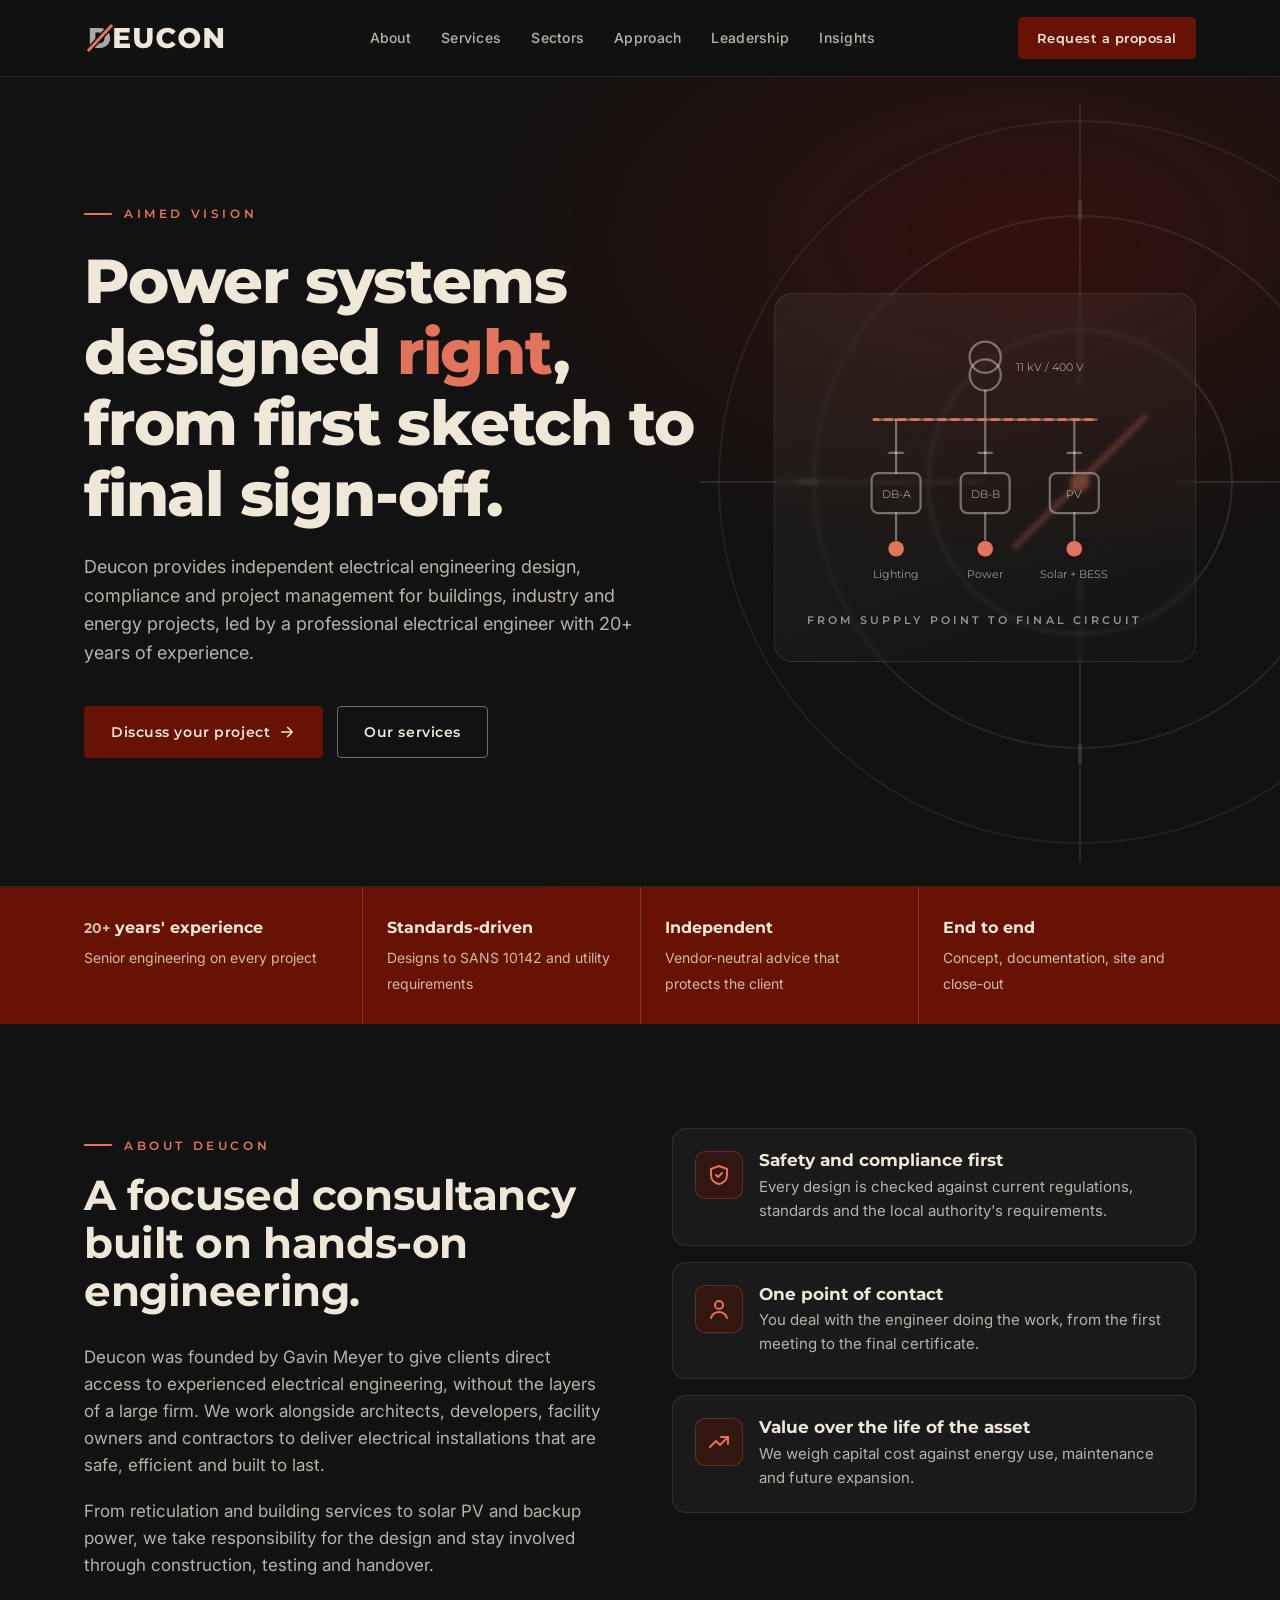
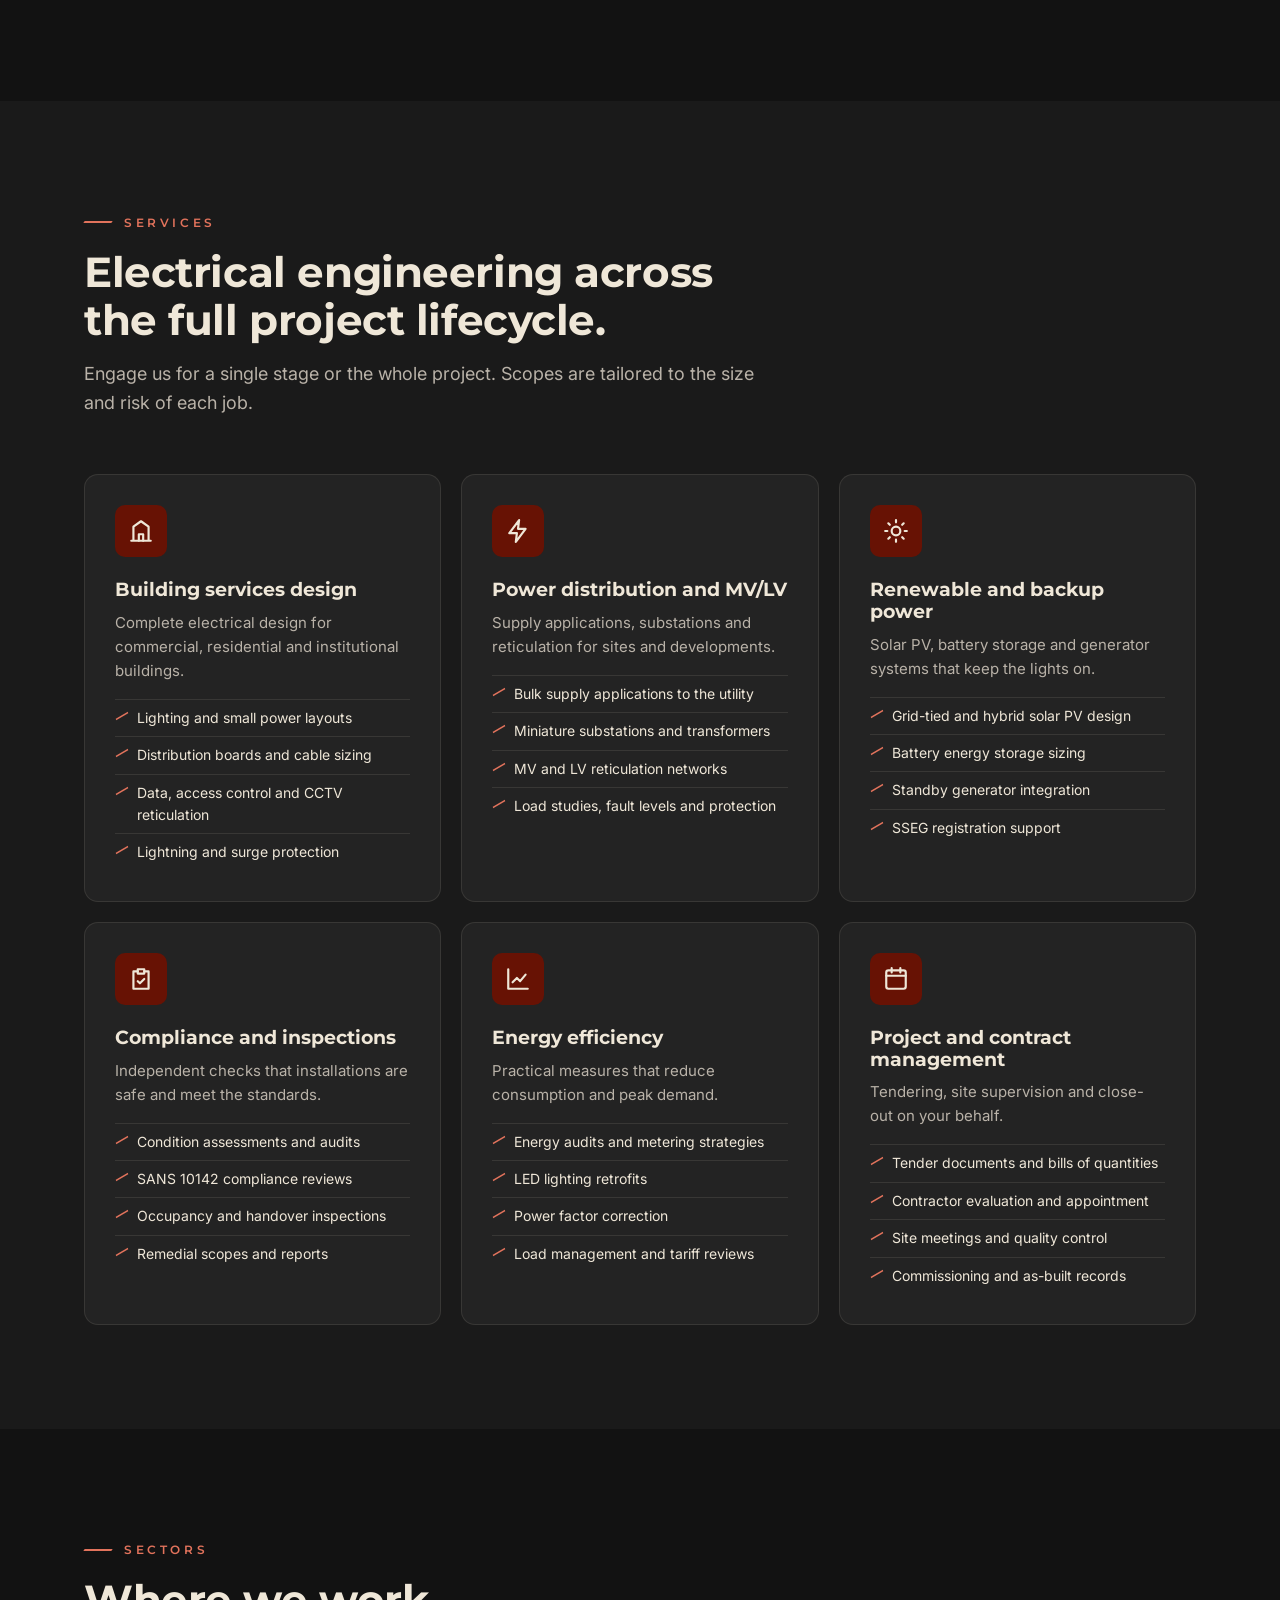
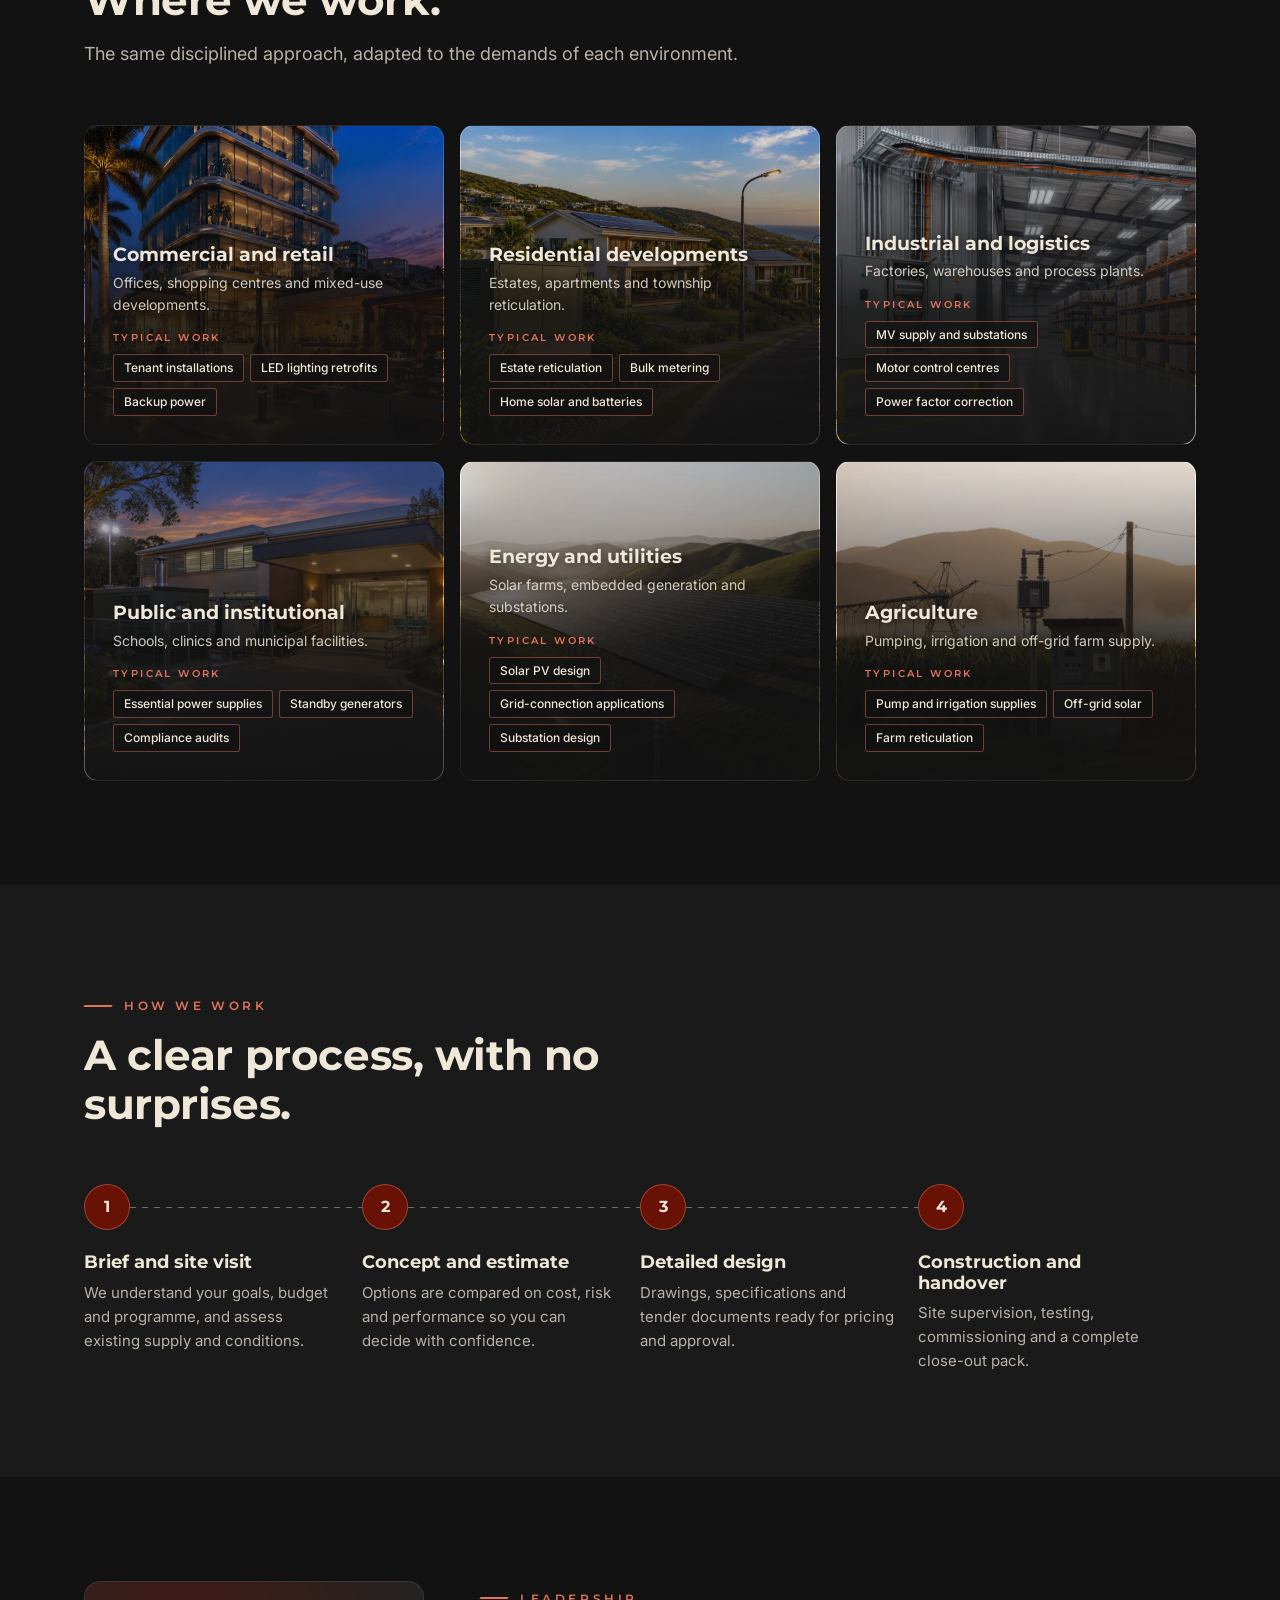
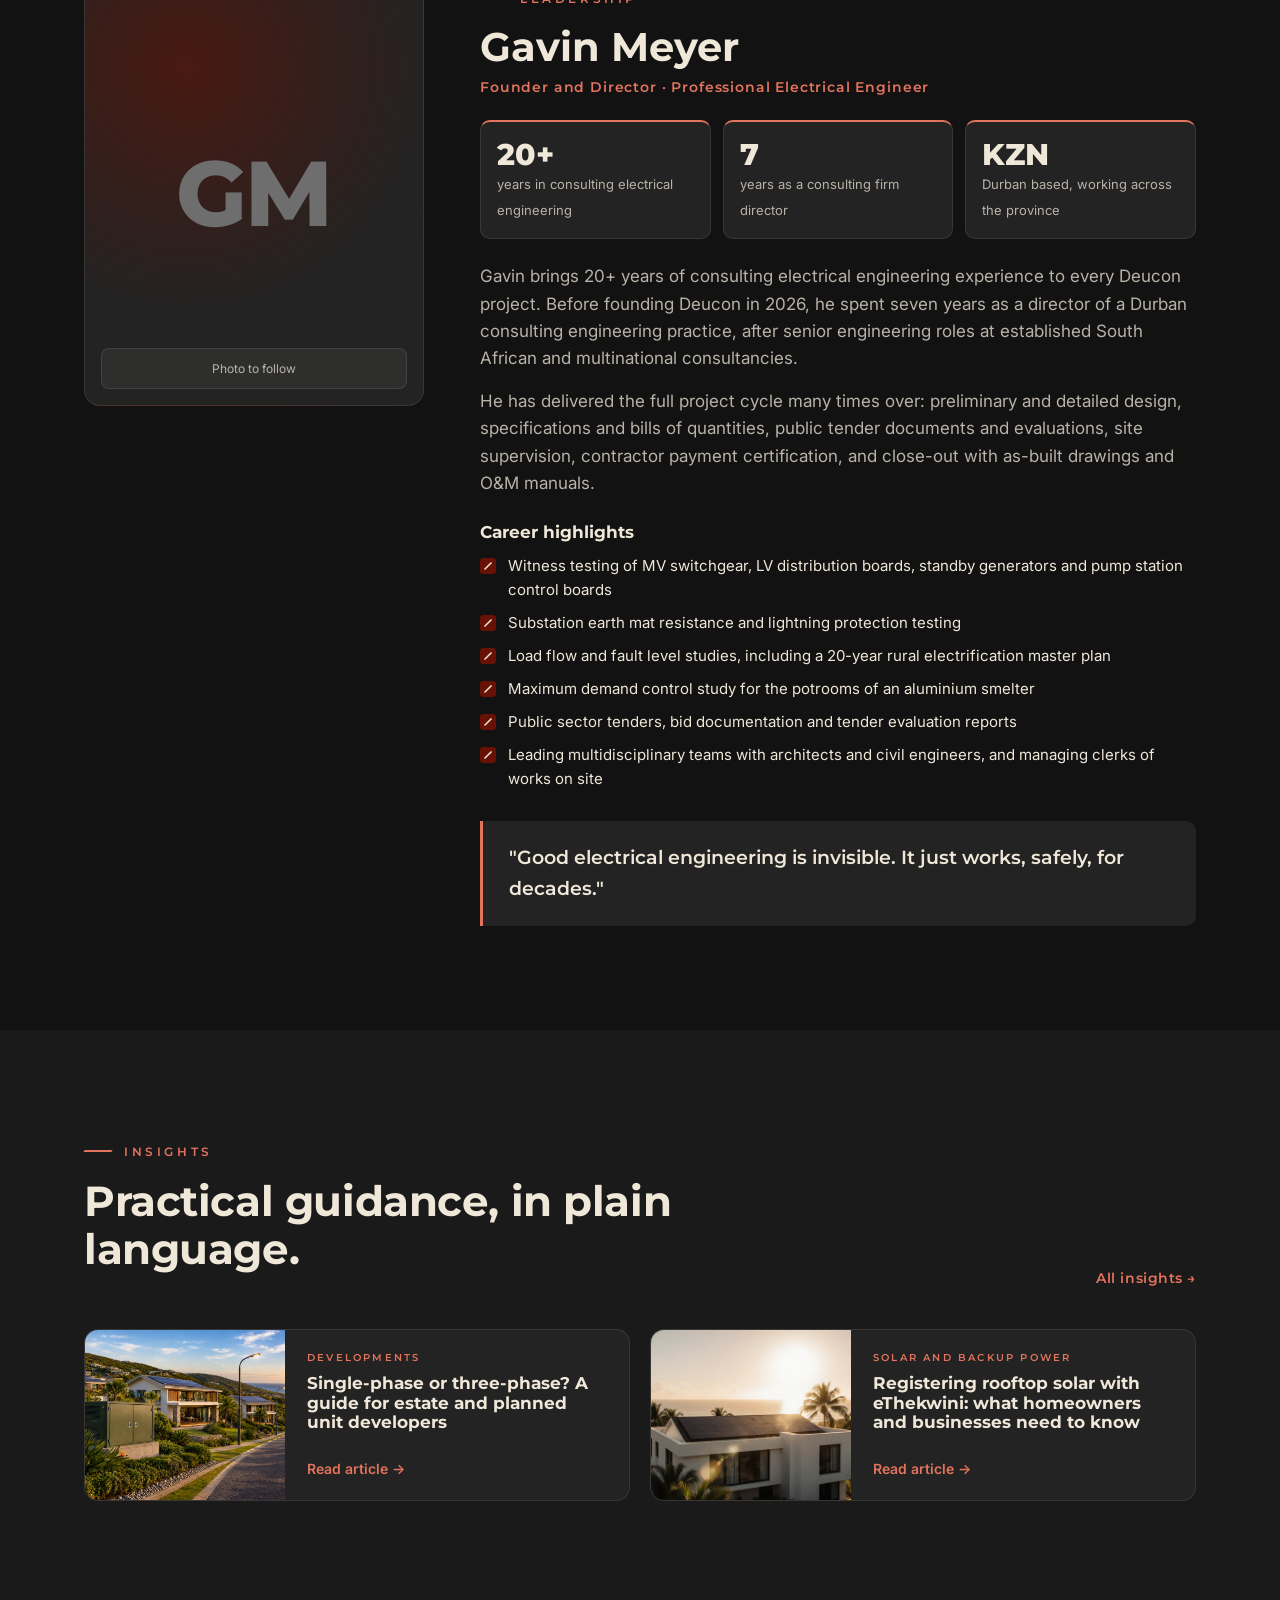
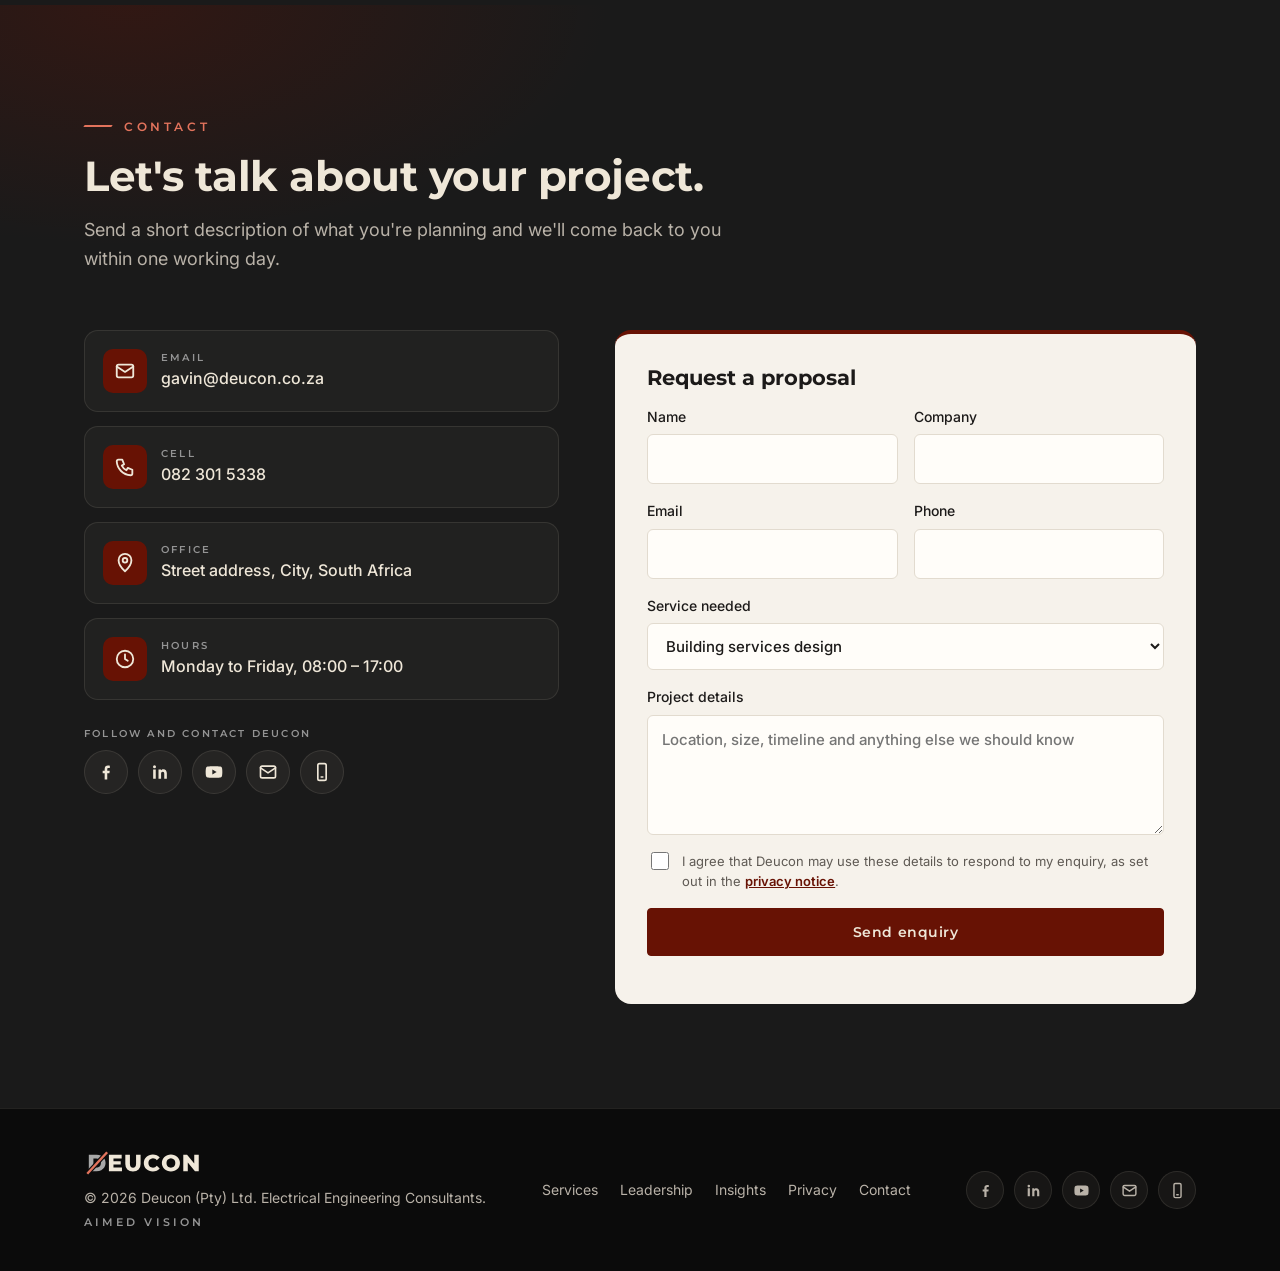
<file: index.html>
<!doctype html>
<!--
  ================================================================
  README: STRICT RULES FOR ANYONE EDITING THIS SITE (people and AI)
  ================================================================

  RULE 1: NO EM DASHES. EVER.
  - Never use the long em dash character (Unicode U+2014) anywhere
    in this file: not in page text, headings, quotes, alt text,
    meta tags, code comments or scripts.
  - Never use its HTML forms either: the named entity "mdash"
    or the numeric entity "8212" (each written with an ampersand
    in front and a semicolon after).
  - Instead, rewrite the sentence using a comma, a full stop,
    a colon or brackets.
      Wrong: "Built to last [em dash] for decades."
      Right: "Built to last, for decades."
      Right: "Built to last. It works for decades."
  - The short en dash in time ranges (08:00 to 17:00) is allowed.

  RULE 2: CHECK BEFORE PUBLISHING.
  - Before uploading any change, search this file for the em dash
    character and for both entity forms above. There must be zero
    matches.

  RULE 3: CONTACT AND SOCIAL LINKS LIVE IN ONE PLACE.
  - Edit the DEUCON object in the script near the bottom of this
    file. Do not hard-code the email, cell number or social links
    anywhere else on the page.
  ================================================================
-->
<html lang="en">
<head>
<meta charset="utf-8">
<meta name="viewport" content="width=device-width, initial-scale=1">
<title>Deucon | Aimed Vision | Electrical Engineering Consultants</title>
<meta name="description" content="Deucon is an electrical engineering consultancy providing design, compliance and project management for building services, power distribution and renewable energy projects.">
<link rel="icon" href="brand/logo/favicon.svg" type="image/svg+xml">
<link rel="icon" href="brand/logo/favicon.png" sizes="32x32" type="image/png">
<link rel="apple-touch-icon" href="brand/logo/apple-touch-icon.png">
<link rel="preconnect" href="https://fonts.googleapis.com">
<link rel="preconnect" href="https://fonts.gstatic.com" crossorigin>
<link href="https://fonts.googleapis.com/css2?family=Inter:wght@400;500;600&family=Montserrat:wght@500;600;700;800&display=swap" rel="stylesheet">
<style>
  /* Deucon brand (Gavin, Nov 2026): oxblood RGB 103,18,4 and grey RGB 110,110,110. Slogan: Aimed Vision. */
  :root {
    --bg: #121212;
    --bg-2: #1a1a1a;
    --bg-3: #232323;
    --red: #671204;          /* brand red: fills, buttons, logo */
    --red-hover: #821a08;
    --red-tint: #e2735c;     /* small accent text and icons on dark only */
    --grey: #6e6e6e;         /* brand grey: borders, dividers */
    --grey-text: #949494;    /* brand grey lightened for small text on dark */
    --cream: #efe7d8;        /* headings on dark */
    --muted-dark: #b9b2a8;   /* body text on dark */
    --line-dark: rgba(239,231,216,.1);
    --paper: #f6f2eb;        /* light surfaces (form card) */
    --ink-text: #1c1a19;     /* text on light surfaces */
    --muted-light: #5f5a54;
    --line-light: #e2dbcf;
    --radius: 14px;
    --max: 1160px;
    --head: Montserrat, Inter, system-ui, sans-serif;
  }
  * { box-sizing: border-box; }
  html { scroll-behavior: smooth; }
  body {
    margin: 0;
    font-family: Inter, system-ui, -apple-system, "Segoe UI", sans-serif;
    color: var(--muted-dark);
    background: var(--bg);
    line-height: 1.6;
    -webkit-font-smoothing: antialiased;
  }
  h1, h2, h3 { font-family: var(--head); line-height: 1.15; margin: 0; color: var(--cream); font-weight: 700; }
  p { margin: 0; }
  a { color: inherit; }
  .wrap { max-width: var(--max); margin: 0 auto; padding: 0 24px; }
  .eyebrow {
    display: inline-flex; align-items: center; gap: 12px;
    font-family: var(--head); font-size: 12px; font-weight: 600; letter-spacing: .3em; text-transform: uppercase;
    color: var(--red-tint);
  }
  .eyebrow::before { content: ""; width: 28px; height: 2px; background: var(--red-tint); transform: skewX(-35deg); }
  .btn {
    display: inline-flex; align-items: center; gap: 8px;
    padding: 14px 26px; border-radius: 4px; font-family: var(--head); font-weight: 600; font-size: 14px; letter-spacing: .04em;
    text-decoration: none; border: 1px solid transparent; cursor: pointer;
    transition: transform .15s ease, background .15s ease, border-color .15s ease, color .15s ease;
  }
  .btn:hover { transform: translateY(-1px); }
  .btn-primary { background: var(--red); color: var(--cream); border-color: var(--red); }
  .btn-primary:hover { background: var(--red-hover); border-color: var(--red-hover); }
  .btn-ghost { border-color: var(--grey); color: var(--cream); }
  .btn-ghost:hover { border-color: var(--cream); }

  /* Header */
  header.site {
    position: sticky; top: 0; z-index: 50;
    background: rgba(18,18,18,.9); backdrop-filter: blur(10px);
    border-bottom: 1px solid var(--line-dark);
  }
  .nav { display: flex; align-items: center; justify-content: space-between; height: 76px; }
  .logo { display: flex; align-items: center; text-decoration: none; }
  .logo img { height: 34px; width: auto; display: block; }
  .foot-logo { height: 28px; width: auto; display: block; margin-bottom: 10px; }
  .nav-links { display: flex; gap: 30px; list-style: none; margin: 0; padding: 0; }
  .nav-links a { color: var(--muted-dark); text-decoration: none; font-size: 14px; font-weight: 500; letter-spacing: .02em; }
  .nav-links a:hover { color: var(--cream); }
  .nav .btn { padding: 10px 18px; font-size: 13px; }
  .menu-toggle { display: none; background: none; border: 0; color: var(--cream); padding: 8px; cursor: pointer; }

  /* Hero */
  .hero {
    position: relative; overflow: hidden;
    background: radial-gradient(900px 520px at 80% 20%, rgba(103,18,4,.38) 0%, transparent 65%), var(--bg);
    padding: 120px 0 128px;
    border-bottom: 1px solid var(--line-dark);
  }
  .reticle { position: absolute; right: -180px; top: 50%; width: 760px; height: 760px; transform: translateY(-50%); opacity: .5; pointer-events: none; }
  .hero-inner { position: relative; display: grid; grid-template-columns: 1.2fr .8fr; gap: 56px; align-items: center; }
  .hero h1 { font-size: clamp(36px, 5.2vw, 62px); font-weight: 800; letter-spacing: -.02em; margin: 22px 0 22px; }
  .hero h1 em { font-style: normal; color: var(--red-tint); }
  .hero p.lead { font-size: 18px; color: var(--muted-dark); max-width: 560px; }
  .hero-ctas { display: flex; flex-wrap: wrap; gap: 14px; margin-top: 38px; }
  .hero-card {
    background: linear-gradient(160deg, rgba(239,231,216,.06), rgba(239,231,216,.015));
    border: 1px solid var(--line-dark); border-radius: 18px; padding: 32px; backdrop-filter: blur(2px);
  }
  .hero-card svg { width: 100%; height: auto; display: block; }
  .hero-card .caption { margin-top: 18px; font-family: var(--head); font-size: 11px; font-weight: 600; color: var(--grey-text); letter-spacing: .28em; }

  /* Strip */
  .strip { background: var(--red); color: var(--cream); }
  .strip-inner { display: grid; grid-template-columns: repeat(4, 1fr); }
  .strip-item { padding: 28px 24px; border-left: 1px solid rgba(239,231,216,.18); }
  .strip-item:first-child { border-left: 0; padding-left: 0; }
  .strip-item strong { display: block; font-family: var(--head); font-weight: 700; color: var(--cream); font-size: 16px; margin-bottom: 4px; }
  .strip-item span { font-size: 14px; color: rgba(239,231,216,.78); }

  /* Sections */
  section { padding: 104px 0; }
  .section-head { max-width: 680px; margin-bottom: 56px; }
  .section-head h2 { font-size: clamp(28px, 3.4vw, 42px); margin: 16px 0 16px; letter-spacing: -.01em; }
  .section-head p { font-size: 18px; color: var(--muted-dark); }
  .alt { background: var(--bg-2); }

  /* About */
  .about-grid { display: grid; grid-template-columns: 1fr 1fr; gap: 64px; align-items: start; }
  .about-grid .body p { font-size: 17px; color: var(--muted-dark); margin-bottom: 18px; }
  .values { display: grid; gap: 16px; }
  .value {
    display: grid; grid-template-columns: 48px 1fr; gap: 16px; align-items: start;
    background: var(--bg-2); border: 1px solid var(--line-dark); border-radius: var(--radius); padding: 22px;
  }
  .value .ic { width: 48px; height: 48px; border-radius: 10px; background: rgba(103,18,4,.35); border: 1px solid rgba(226,115,92,.25); display: grid; place-items: center; }
  .value .ic svg { width: 24px; height: 24px; stroke: var(--red-tint); }
  .value h3 { font-size: 17px; margin-bottom: 4px; }
  .value p { font-size: 15px; color: var(--muted-dark); }

  /* Services */
  .services { display: grid; grid-template-columns: repeat(3, 1fr); gap: 20px; }
  .service {
    border: 1px solid var(--line-dark); border-radius: var(--radius); padding: 30px;
    background: var(--bg-3); position: relative; overflow: hidden;
    transition: border-color .2s ease, transform .2s ease, box-shadow .2s ease;
  }
  .service::before { content: ""; position: absolute; left: 0; top: 0; height: 3px; width: 0; background: var(--red-tint); transition: width .3s ease; }
  .service:hover { border-color: rgba(226,115,92,.4); transform: translateY(-3px); box-shadow: 0 18px 40px -22px rgba(0,0,0,.8); }
  .service:hover::before { width: 100%; }
  .service .ic { width: 52px; height: 52px; border-radius: 10px; background: var(--red); display: grid; place-items: center; margin-bottom: 22px; }
  .service .ic svg { width: 26px; height: 26px; stroke: var(--cream); }
  .service h3 { font-size: 19px; margin-bottom: 10px; }
  .service p { font-size: 15px; color: var(--muted-dark); margin-bottom: 16px; }
  .service ul { margin: 0; padding: 0; list-style: none; font-size: 14px; color: var(--cream); }
  .service li { padding: 7px 0 7px 22px; position: relative; border-top: 1px solid var(--line-dark); }
  .service li::before { content: ""; position: absolute; left: 2px; top: 15px; width: 10px; height: 2px; background: var(--red-tint); transform: skewX(-35deg) rotate(-45deg); }

  /* Sectors */
  .sectors { display: grid; grid-template-columns: repeat(3, 1fr); gap: 16px; }
  .sector {
    position: relative; overflow: hidden; border-radius: var(--radius); padding: 28px; min-height: 170px;
    background: var(--bg-3); color: var(--cream); display: flex; flex-direction: column; justify-content: flex-end;
    border: 1px solid var(--line-dark);
  }
  /* Sector photo: set with style="--img:url(...)" on the card. */
  .sector.has-img { min-height: 320px; background: var(--bg) var(--img) center/cover no-repeat; }
  .sector.has-img::before {
    content: ""; position: absolute; inset: 0; z-index: 0;
    background: linear-gradient(180deg, rgba(18,18,18,.1) 0%, rgba(18,18,18,.45) 30%, rgba(18,18,18,.86) 58%, rgba(18,18,18,.96) 100%);
    transition: opacity .3s ease;
  }
  .sector.has-img:hover::before { opacity: .88; }
  .sector > * { position: relative; z-index: 1; }
  .sector.has-img h3, .sector.has-img p { text-shadow: 0 1px 8px rgba(0,0,0,.6); }
  .sector h3 { font-size: 19px; margin: 18px 0 6px; }
  .sector p { font-size: 14px; color: rgba(239,231,216,.85); }
  .sector .work-label {
    display: block; margin-top: 14px; font-family: var(--head); font-size: 10px; font-weight: 600; letter-spacing: .24em;
    text-transform: uppercase; color: var(--red-tint);
  }
  .sector .tags { list-style: none; margin: 8px 0 0; padding: 0; display: flex; flex-wrap: wrap; gap: 6px; }
  .sector .tags li {
    font-size: 12px; font-weight: 500; color: var(--cream); line-height: 1.3;
    padding: 5px 10px; border-radius: 3px;
    background: rgba(18,18,18,.6); border: 1px solid rgba(226,115,92,.45);
    backdrop-filter: blur(4px);
  }

  /* Process */
  .steps { display: grid; grid-template-columns: repeat(4, 1fr); gap: 0; position: relative; }
  .step { padding: 0 24px 0 0; position: relative; }
  .step .dot {
    width: 46px; height: 46px; border-radius: 50%; background: var(--red); color: var(--cream); border: 1px solid rgba(226,115,92,.5);
    font-family: var(--head); font-weight: 700; display: grid; place-items: center; position: relative; z-index: 1;
  }
  .step::before { content: ""; position: absolute; top: 23px; left: 46px; right: 0; height: 1px; background: repeating-linear-gradient(90deg, var(--grey) 0 6px, transparent 6px 12px); }
  .step:last-child::before { display: none; }
  .step h3 { font-size: 18px; margin: 22px 0 8px; }
  .step p { font-size: 15px; color: var(--muted-dark); }

  /* Director */
  .director { display: grid; grid-template-columns: 340px 1fr; gap: 56px; align-items: start; }
  .side { display: grid; gap: 24px; position: sticky; top: 100px; }
  .stats { display: grid; grid-template-columns: repeat(3, 1fr); gap: 12px; margin: 4px 0 24px; }
  .stat { background: var(--bg-3); border: 1px solid var(--line-dark); border-top: 2px solid var(--red-tint); border-radius: 10px; padding: 16px; }
  .stat strong { display: block; font-family: var(--head); font-weight: 800; font-size: 30px; line-height: 1.1; color: var(--cream); }
  .stat > span { font-size: 13px; color: var(--muted-dark); }
  .hl-title { font-size: 17px; margin: 26px 0 12px; }
  .highlights { margin: 0; padding: 0; list-style: none; display: grid; gap: 9px; }
  .highlights li { position: relative; padding-left: 28px; font-size: 15px; color: var(--cream); }
  .highlights li::before {
    content: ""; position: absolute; left: 0; top: 4px; width: 16px; height: 16px; border-radius: 3px;
    background: var(--red) url("data:image/svg+xml,%3Csvg xmlns='http://www.w3.org/2000/svg' viewBox='0 0 16 16'%3E%3Cpath d='M4 12 12 4' stroke='%23efe7d8' stroke-width='2' stroke-linecap='square'/%3E%3C/svg%3E") center/12px no-repeat;
  }
  .portrait {
    aspect-ratio: 4/5; border-radius: 16px; background: radial-gradient(circle at 30% 20%, rgba(103,18,4,.55), transparent 60%), var(--bg-3);
    border: 1px solid var(--line-dark); display: grid; place-items: center; position: relative; overflow: hidden;
  }
  .portrait .initials { font-family: var(--head); font-size: 92px; font-weight: 800; color: var(--grey); letter-spacing: -.02em; }
  .portrait .tag {
    position: absolute; left: 16px; bottom: 16px; right: 16px; background: rgba(239,231,216,.06); border: 1px solid var(--line-dark);
    color: var(--muted-dark); font-size: 12px; padding: 10px 12px; border-radius: 8px; text-align: center;
  }
  .director h2 { font-size: clamp(30px, 3.4vw, 40px); margin: 16px 0 6px; }
  .director .role { font-family: var(--head); font-weight: 600; font-size: 14px; letter-spacing: .06em; color: var(--red-tint); margin-bottom: 22px; }
  .director p.bio { font-size: 17px; color: var(--muted-dark); margin-bottom: 16px; }
  blockquote {
    margin: 30px 0 0; padding: 22px 26px; border-left: 3px solid var(--red-tint); background: var(--bg-3);
    border-radius: 0 10px 10px 0; font-family: var(--head); font-weight: 600; font-size: 19px; color: var(--cream);
  }

  /* Insights teaser */
  .insights-head { display: flex; flex-wrap: wrap; align-items: flex-end; justify-content: space-between; gap: 16px; margin-bottom: 40px; }
  .all-link { font-family: var(--head); font-weight: 600; font-size: 14px; color: var(--red-tint); text-decoration: none; letter-spacing: .04em; }
  .all-link:hover { text-decoration: underline; }
  .insight-cards { display: grid; grid-template-columns: 1fr 1fr; gap: 20px; }
  .insight-card {
    display: grid; grid-template-columns: 200px 1fr; background: var(--bg-3); border: 1px solid var(--line-dark);
    border-radius: var(--radius); overflow: hidden; text-decoration: none; color: inherit;
    transition: border-color .2s ease, transform .2s ease;
  }
  .insight-card:hover { border-color: rgba(226,115,92,.45); transform: translateY(-2px); }
  .insight-card img { width: 100%; height: 100%; object-fit: cover; min-height: 170px; }
  .insight-card .body { padding: 20px 22px; display: flex; flex-direction: column; gap: 8px; }
  .insight-card .cat { font-family: var(--head); font-size: 10px; font-weight: 600; letter-spacing: .22em; text-transform: uppercase; color: var(--red-tint); }
  .insight-card h3 { font-size: 17px; }
  .insight-card .read { margin-top: auto; font-size: 14px; font-weight: 600; color: var(--red-tint); }

  /* Contact */
  #contact { background: radial-gradient(800px 400px at 10% 0%, rgba(103,18,4,.3), transparent 60%), var(--bg-2); }
  .contact-grid { display: grid; grid-template-columns: .9fr 1.1fr; gap: 56px; }
  .contact-list { display: grid; gap: 14px; align-content: start; }
  .contact-item {
    display: grid; grid-template-columns: 44px 1fr; gap: 14px; align-items: center;
    padding: 18px; border-radius: var(--radius); border: 1px solid var(--line-dark); background: rgba(239,231,216,.03);
  }
  .contact-item .ic { width: 44px; height: 44px; border-radius: 10px; background: var(--red); display: grid; place-items: center; }
  .contact-item .ic svg { width: 22px; height: 22px; stroke: var(--cream); }
  .contact-item small { display: block; font-family: var(--head); font-size: 10px; font-weight: 600; text-transform: uppercase; letter-spacing: .22em; color: var(--grey-text); }
  .contact-item a, .contact-item span { color: var(--cream); text-decoration: none; font-weight: 500; }
  form.quote { background: var(--paper); color: var(--ink-text); border-radius: 16px; padding: 32px; display: grid; gap: 16px; position: relative; border-top: 4px solid var(--red); }
  form.quote h3 { font-size: 21px; color: var(--ink-text); }
  .row { display: grid; grid-template-columns: 1fr 1fr; gap: 16px; }
  label { display: grid; gap: 6px; font-size: 14px; font-weight: 500; color: var(--ink-text); }
  input, select, textarea {
    font: inherit; font-size: 15px; padding: 12px 14px; border-radius: 6px; border: 1px solid var(--line-light);
    background: #fffdf9; color: var(--ink-text); width: 100%;
  }
  input:focus, select:focus, textarea:focus { outline: 2px solid var(--red); outline-offset: 1px; border-color: transparent; background: #fff; }
  textarea { min-height: 120px; resize: vertical; }
  form.quote .btn { justify-content: center; width: 100%; }
  .hp { position: absolute; left: -9999px; width: 1px; height: 1px; overflow: hidden; }
  label.consent { display: flex; gap: 10px; align-items: flex-start; font-weight: 400; font-size: 13px; color: var(--muted-light); }
  label.consent input { width: 18px; height: 18px; margin-top: 1px; flex: none; accent-color: var(--red); }
  label.consent a { color: var(--red); font-weight: 600; }
  form.quote .btn:disabled { opacity: .7; cursor: default; transform: none; }
  .form-status { font-size: 14px; margin: 0; text-align: center; }
  .form-status.ok { color: #1f6a35; background: #e3f2e6; border-radius: 8px; padding: 12px; }
  .form-status.err { color: #8f1d12; background: #f8e3df; border-radius: 8px; padding: 12px; }

  .social { display: flex; flex-wrap: wrap; gap: 10px; margin-top: 8px; }
  .social a {
    width: 44px; height: 44px; border-radius: 50%; display: grid; place-items: center;
    background: rgba(239,231,216,.05); border: 1px solid var(--line-dark); color: var(--cream);
    transition: background .15s ease, border-color .15s ease, transform .15s ease;
  }
  .social a:hover { background: var(--red); border-color: var(--red); transform: translateY(-2px); }
  .social svg { width: 20px; height: 20px; }
  .social-label { font-family: var(--head); font-size: 10px; font-weight: 600; text-transform: uppercase; letter-spacing: .22em; color: var(--grey-text); margin-top: 12px; }
  .foot .social { margin-top: 0; }
  .foot .social a { width: 38px; height: 38px; }
  .foot .social svg { width: 17px; height: 17px; }

  footer { background: #0b0b0b; color: var(--muted-dark); padding: 40px 0; font-size: 14px; border-top: 1px solid var(--line-dark); }
  .foot { display: flex; flex-wrap: wrap; justify-content: space-between; gap: 18px; align-items: center; }
  .foot .slogan { font-family: var(--head); font-size: 11px; font-weight: 600; letter-spacing: .28em; text-transform: uppercase; color: var(--grey-text); margin-top: 4px; }
  .foot nav { display: flex; flex-wrap: wrap; gap: 22px; }
  .foot a { text-decoration: none; color: var(--muted-dark); }
  .foot a:hover { color: var(--cream); }

  .reveal { opacity: 0; transform: translateY(16px); transition: opacity .6s ease, transform .6s ease; }
  .reveal.in { opacity: 1; transform: none; }
  @media (prefers-reduced-motion: reduce) { .reveal { opacity: 1; transform: none; transition: none; } html { scroll-behavior: auto; } }

  /* Responsive */
  @media (max-width: 980px) {
    .nav-links { gap: 18px; }
    .nav .btn { padding: 9px 14px; font-size: 12px; }
    .hero-inner, .about-grid, .contact-grid, .director { grid-template-columns: 1fr; }
    .hero-card { max-width: 520px; }
    .services, .sectors { grid-template-columns: 1fr 1fr; }
    .insight-cards { grid-template-columns: 1fr; }
    .steps { grid-template-columns: 1fr 1fr; row-gap: 40px; }
    .step::before { display: none; }
    .strip-inner { grid-template-columns: 1fr 1fr; }
    .strip-item:nth-child(3) { border-left: 0; padding-left: 0; }
    .director .portrait { max-width: 340px; }
    .side { position: static; }
  }
  @media (max-width: 760px) {
    .nav-links, .nav .btn { display: none; }
    .menu-toggle { display: block; }
    .nav.open .nav-links {
      display: flex; flex-direction: column; gap: 0; position: absolute; top: 76px; left: 0; right: 0;
      background: var(--bg); padding: 8px 24px 20px; border-bottom: 1px solid var(--line-dark);
    }
    .nav.open .nav-links a { display: block; padding: 14px 0; border-bottom: 1px solid var(--line-dark); }
    .reticle { width: 520px; height: 520px; right: -220px; }
  }
  @media (max-width: 640px) {
    .wrap { padding: 0 16px; }
    section { padding: 72px 0; }
    .hero { padding: 76px 0 84px; }
    .services, .sectors, .steps, .row, .strip-inner { grid-template-columns: 1fr; }
    .strip-item { border-left: 0; padding: 18px 0; border-top: 1px solid rgba(239,231,216,.18); }
    .strip-item:first-child { border-top: 0; }
    form.quote { padding: 24px; }
    .stats { grid-template-columns: 1fr; }
    .insight-card { grid-template-columns: 1fr; }
    .insight-card img { aspect-ratio: 16/9; min-height: 0; }
  }
</style>
</head>
<body>

<header class="site">
  <div class="wrap nav" id="nav">
    <a href="#top" class="logo" aria-label="Deucon home">
      <img src="brand/logo/deucon-logo-on-dark.svg" alt="Deucon" width="150" height="38">
    </a>
    <ul class="nav-links">
      <li><a href="#about">About</a></li>
      <li><a href="#services">Services</a></li>
      <li><a href="#sectors">Sectors</a></li>
      <li><a href="#approach">Approach</a></li>
      <li><a href="#team">Leadership</a></li>
      <li><a href="insights/">Insights</a></li>
    </ul>
    <a href="#contact" class="btn btn-primary">Request a proposal</a>
    <button class="menu-toggle" aria-label="Open menu" aria-expanded="false" id="menuBtn">
      <svg width="26" height="26" viewBox="0 0 24 24" fill="none" stroke="currentColor" stroke-width="2" stroke-linecap="round"><path d="M4 7h16M4 12h16M4 17h16"/></svg>
    </button>
  </div>
</header>

<main id="top">
  <!-- HERO -->
  <section class="hero">
    <!-- "Aimed Vision" reticle motif -->
    <svg class="reticle" viewBox="0 0 400 400" fill="none" aria-hidden="true">
      <g stroke="#6e6e6e" stroke-width="1">
        <circle cx="200" cy="200" r="190" opacity=".35"/>
        <circle cx="200" cy="200" r="140" opacity=".45"/>
        <circle cx="200" cy="200" r="80" opacity=".55"/>
        <path d="M200 0v150M200 250v150M0 200h150M250 200h150" opacity=".5"/>
        <path d="M200 52v10M200 338v10M52 200h10M338 200h10" stroke-width="2" opacity=".7"/>
      </g>
      <circle cx="200" cy="200" r="5" fill="#e2735c" opacity=".8"/>
      <path d="M165 235 235 165" stroke="#e2735c" stroke-width="3" opacity=".55"/>
    </svg>
    <div class="wrap hero-inner">
      <div>
        <span class="eyebrow">Aimed Vision</span>
        <h1>Power systems designed <em>right</em>, from first sketch to final sign-off.</h1>
        <p class="lead">Deucon provides independent electrical engineering design, compliance and project management for buildings, industry and energy projects, led by a professional electrical engineer with <span data-years></span> years of experience.</p>
        <div class="hero-ctas">
          <a href="#contact" class="btn btn-primary">Discuss your project
            <svg width="18" height="18" viewBox="0 0 24 24" fill="none" stroke="currentColor" stroke-width="2.2" stroke-linecap="round" stroke-linejoin="round"><path d="M5 12h14M13 6l6 6-6 6"/></svg>
          </a>
          <a href="#services" class="btn btn-ghost">Our services</a>
        </div>
      </div>
      <div class="hero-card" aria-hidden="true">
        <!-- Single-line diagram illustration -->
        <svg viewBox="0 0 320 240" fill="none" stroke-linecap="round" stroke-linejoin="round">
          <g stroke="rgba(239,231,216,.42)" stroke-width="2">
            <circle cx="160" cy="28" r="14"/>
            <circle cx="160" cy="44" r="14"/>
            <path d="M160 58v26"/>
            <path d="M60 84h200"/>
            <path d="M80 84v30M160 84v30M240 84v30"/>
            <path d="M74 114l12 0M154 114l12 0M234 114l12 0"/>
            <path d="M80 114v18M160 114v18M240 114v18"/>
            <rect x="58" y="132" width="44" height="36" rx="6"/>
            <rect x="138" y="132" width="44" height="36" rx="6"/>
            <rect x="218" y="132" width="44" height="36" rx="6"/>
            <path d="M80 168v24M160 168v24M240 168v24"/>
          </g>
          <g stroke="#e2735c" stroke-width="2.4">
            <path d="M60 84h200" stroke-dasharray="6 6"><animate attributeName="stroke-dashoffset" from="24" to="0" dur="1.2s" repeatCount="indefinite"/></path>
          </g>
          <g fill="#e2735c">
            <circle cx="80" cy="200" r="7"/>
            <circle cx="160" cy="200" r="7"/>
            <circle cx="240" cy="200" r="7"/>
          </g>
          <g font-family="Montserrat, sans-serif" font-size="10" fill="rgba(239,231,216,.62)" stroke="none" text-anchor="middle">
            <text x="218" y="40">11 kV / 400 V</text>
            <text x="80" y="154">DB-A</text>
            <text x="160" y="154">DB-B</text>
            <text x="240" y="154">PV</text>
            <text x="80" y="226">Lighting</text>
            <text x="160" y="226">Power</text>
            <text x="240" y="226">Solar + BESS</text>
          </g>
        </svg>
        <div class="caption">FROM SUPPLY POINT TO FINAL CIRCUIT</div>
      </div>
    </div>
  </section>

  <div class="strip">
    <div class="wrap strip-inner">
      <div class="strip-item"><strong><span data-years></span> years' experience</strong><span>Senior engineering on every project</span></div>
      <div class="strip-item"><strong>Standards-driven</strong><span>Designs to SANS 10142 and utility requirements</span></div>
      <div class="strip-item"><strong>Independent</strong><span>Vendor-neutral advice that protects the client</span></div>
      <div class="strip-item"><strong>End to end</strong><span>Concept, documentation, site and close-out</span></div>
    </div>
  </div>

  <!-- ABOUT -->
  <section id="about">
    <div class="wrap about-grid">
      <div>
        <div class="section-head reveal" style="margin-bottom:28px">
          <span class="eyebrow">About Deucon</span>
          <h2>A focused consultancy built on hands-on engineering.</h2>
        </div>
        <div class="body reveal">
          <p>Deucon was founded by Gavin Meyer to give clients direct access to experienced electrical engineering, without the layers of a large firm. We work alongside architects, developers, facility owners and contractors to deliver electrical installations that are safe, efficient and built to last.</p>
          <p>From reticulation and building services to solar PV and backup power, we take responsibility for the design and stay involved through construction, testing and handover.</p>
        </div>
      </div>
      <div class="values">
        <div class="value reveal">
          <div class="ic"><svg viewBox="0 0 24 24" fill="none" stroke-width="2" stroke-linecap="round" stroke-linejoin="round"><path d="M12 3 4 6v6c0 5 3.4 8.3 8 9 4.6-.7 8-4 8-9V6l-8-3Z"/><path d="m9 12 2 2 4-4"/></svg></div>
          <div><h3>Safety and compliance first</h3><p>Every design is checked against current regulations, standards and the local authority's requirements.</p></div>
        </div>
        <div class="value reveal">
          <div class="ic"><svg viewBox="0 0 24 24" fill="none" stroke-width="2" stroke-linecap="round" stroke-linejoin="round"><circle cx="12" cy="8" r="4"/><path d="M4 21c1.5-4 4.5-6 8-6s6.5 2 8 6"/></svg></div>
          <div><h3>One point of contact</h3><p>You deal with the engineer doing the work, from the first meeting to the final certificate.</p></div>
        </div>
        <div class="value reveal">
          <div class="ic"><svg viewBox="0 0 24 24" fill="none" stroke-width="2" stroke-linecap="round" stroke-linejoin="round"><path d="M3 17l6-6 4 4 8-8"/><path d="M14 7h7v7"/></svg></div>
          <div><h3>Value over the life of the asset</h3><p>We weigh capital cost against energy use, maintenance and future expansion.</p></div>
        </div>
      </div>
    </div>
  </section>

  <!-- SERVICES -->
  <section id="services" class="alt">
    <div class="wrap">
      <div class="section-head reveal">
        <span class="eyebrow">Services</span>
        <h2>Electrical engineering across the full project lifecycle.</h2>
        <p>Engage us for a single stage or the whole project. Scopes are tailored to the size and risk of each job.</p>
      </div>
      <div class="services">
        <article class="service reveal">
          <div class="ic"><svg viewBox="0 0 24 24" fill="none" stroke-width="2" stroke-linecap="round" stroke-linejoin="round"><path d="M3 21h18M5 21V8l7-5 7 5v13"/><path d="M10 21v-6h4v6"/></svg></div>
          <h3>Building services design</h3>
          <p>Complete electrical design for commercial, residential and institutional buildings.</p>
          <ul><li>Lighting and small power layouts</li><li>Distribution boards and cable sizing</li><li>Data, access control and CCTV reticulation</li><li>Lightning and surge protection</li></ul>
        </article>
        <article class="service reveal">
          <div class="ic"><svg viewBox="0 0 24 24" fill="none" stroke-width="2" stroke-linecap="round" stroke-linejoin="round"><path d="M13 2 4 14h7l-1 8 9-12h-7l1-8Z"/></svg></div>
          <h3>Power distribution and MV/LV</h3>
          <p>Supply applications, substations and reticulation for sites and developments.</p>
          <ul><li>Bulk supply applications to the utility</li><li>Miniature substations and transformers</li><li>MV and LV reticulation networks</li><li>Load studies, fault levels and protection</li></ul>
        </article>
        <article class="service reveal">
          <div class="ic"><svg viewBox="0 0 24 24" fill="none" stroke-width="2" stroke-linecap="round" stroke-linejoin="round"><circle cx="12" cy="12" r="4"/><path d="M12 2v2M12 20v2M4.9 4.9l1.4 1.4M17.7 17.7l1.4 1.4M2 12h2M20 12h2M4.9 19.1l1.4-1.4M17.7 6.3l1.4-1.4"/></svg></div>
          <h3>Renewable and backup power</h3>
          <p>Solar PV, battery storage and generator systems that keep the lights on.</p>
          <ul><li>Grid-tied and hybrid solar PV design</li><li>Battery energy storage sizing</li><li>Standby generator integration</li><li>SSEG registration support</li></ul>
        </article>
        <article class="service reveal">
          <div class="ic"><svg viewBox="0 0 24 24" fill="none" stroke-width="2" stroke-linecap="round" stroke-linejoin="round"><path d="M9 3h6v4H9z"/><path d="M5 5h4M15 5h4v16H5V5"/><path d="m9 14 2 2 4-4"/></svg></div>
          <h3>Compliance and inspections</h3>
          <p>Independent checks that installations are safe and meet the standards.</p>
          <ul><li>Condition assessments and audits</li><li>SANS 10142 compliance reviews</li><li>Occupancy and handover inspections</li><li>Remedial scopes and reports</li></ul>
        </article>
        <article class="service reveal">
          <div class="ic"><svg viewBox="0 0 24 24" fill="none" stroke-width="2" stroke-linecap="round" stroke-linejoin="round"><path d="M3 3v18h18"/><path d="M7 15l4-4 3 3 5-6"/></svg></div>
          <h3>Energy efficiency</h3>
          <p>Practical measures that reduce consumption and peak demand.</p>
          <ul><li>Energy audits and metering strategies</li><li>LED lighting retrofits</li><li>Power factor correction</li><li>Load management and tariff reviews</li></ul>
        </article>
        <article class="service reveal">
          <div class="ic"><svg viewBox="0 0 24 24" fill="none" stroke-width="2" stroke-linecap="round" stroke-linejoin="round"><rect x="3" y="4" width="18" height="17" rx="2"/><path d="M3 9h18M8 2v4M16 2v4"/></svg></div>
          <h3>Project and contract management</h3>
          <p>Tendering, site supervision and close-out on your behalf.</p>
          <ul><li>Tender documents and bills of quantities</li><li>Contractor evaluation and appointment</li><li>Site meetings and quality control</li><li>Commissioning and as-built records</li></ul>
        </article>
      </div>
    </div>
  </section>

  <!-- SECTORS -->
  <section id="sectors">
    <div class="wrap">
      <div class="section-head reveal">
        <span class="eyebrow">Sectors</span>
        <h2>Where we work.</h2>
        <p>The same disciplined approach, adapted to the demands of each environment.</p>
      </div>
      <div class="sectors">
        <!-- Each card: photo, sector, short description and "Typical work" tags.
             When Gavin supplies real projects he is happy to share, they can replace or sit alongside the tags. -->
        <div class="sector reveal has-img" style="--img:url('images/sectors/commercial.jpg')">
          <h3>Commercial and retail</h3><p>Offices, shopping centres and mixed-use developments.</p>
          <span class="work-label">Typical work</span>
          <ul class="tags"><li>Tenant installations</li><li>LED lighting retrofits</li><li>Backup power</li></ul>
        </div>
        <div class="sector reveal has-img" style="--img:url('images/sectors/residential.jpg')">
          <h3>Residential developments</h3><p>Estates, apartments and township reticulation.</p>
          <span class="work-label">Typical work</span>
          <ul class="tags"><li>Estate reticulation</li><li>Bulk metering</li><li>Home solar and batteries</li></ul>
        </div>
        <div class="sector reveal has-img" style="--img:url('images/sectors/industrial.jpg')">
          <h3>Industrial and logistics</h3><p>Factories, warehouses and process plants.</p>
          <span class="work-label">Typical work</span>
          <ul class="tags"><li>MV supply and substations</li><li>Motor control centres</li><li>Power factor correction</li></ul>
        </div>
        <div class="sector reveal has-img" style="--img:url('images/sectors/public.jpg')">
          <h3>Public and institutional</h3><p>Schools, clinics and municipal facilities.</p>
          <span class="work-label">Typical work</span>
          <ul class="tags"><li>Essential power supplies</li><li>Standby generators</li><li>Compliance audits</li></ul>
        </div>
        <div class="sector reveal has-img" style="--img:url('images/sectors/energy.webp')">
          <h3>Energy and utilities</h3><p>Solar farms, embedded generation and substations.</p>
          <span class="work-label">Typical work</span>
          <ul class="tags"><li>Solar PV design</li><li>Grid-connection applications</li><li>Substation design</li></ul>
        </div>
        <div class="sector reveal has-img" style="--img:url('images/sectors/agriculture.webp')">
          <h3>Agriculture</h3><p>Pumping, irrigation and off-grid farm supply.</p>
          <span class="work-label">Typical work</span>
          <ul class="tags"><li>Pump and irrigation supplies</li><li>Off-grid solar</li><li>Farm reticulation</li></ul>
        </div>
      </div>
    </div>
  </section>

  <!-- APPROACH -->
  <section id="approach" class="alt">
    <div class="wrap">
      <div class="section-head reveal">
        <span class="eyebrow">How we work</span>
        <h2>A clear process, with no surprises.</h2>
      </div>
      <div class="steps">
        <div class="step reveal"><div class="dot">1</div><h3>Brief and site visit</h3><p>We understand your goals, budget and programme, and assess existing supply and conditions.</p></div>
        <div class="step reveal"><div class="dot">2</div><h3>Concept and estimate</h3><p>Options are compared on cost, risk and performance so you can decide with confidence.</p></div>
        <div class="step reveal"><div class="dot">3</div><h3>Detailed design</h3><p>Drawings, specifications and tender documents ready for pricing and approval.</p></div>
        <div class="step reveal"><div class="dot">4</div><h3>Construction and handover</h3><p>Site supervision, testing, commissioning and a complete close-out pack.</p></div>
      </div>
    </div>
  </section>

  <!-- LEADERSHIP -->
  <section id="team">
    <div class="wrap director">
      <div class="side">
      <div class="portrait reveal">
        <!-- Replace this block with <img src="gavin-meyer.jpg" alt="Gavin Meyer"> when a photo is available -->
        <span class="initials">GM</span>
        <div class="tag">Photo to follow</div>
      </div>      </div>
      <div class="reveal">
        <span class="eyebrow">Leadership</span>
        <h2>Gavin Meyer</h2>
        <div class="role">Founder and Director &middot; Professional Electrical Engineer</div>

        <div class="stats">
          <div class="stat"><strong><span data-years></span></strong><span>years in consulting electrical engineering</span></div>
          <div class="stat"><strong>7</strong><span>years as a consulting firm director</span></div>
          <div class="stat"><strong>KZN</strong><span>Durban based, working across the province</span></div>
        </div>

        <p class="bio">Gavin brings <span data-years></span> years of consulting electrical engineering experience to every Deucon project. Before founding Deucon in 2026, he spent seven years as a director of a Durban consulting engineering practice, after senior engineering roles at established South African and multinational consultancies.</p>
        <p class="bio">He has delivered the full project cycle many times over: preliminary and detailed design, specifications and bills of quantities, public tender documents and evaluations, site supervision, contractor payment certification, and close-out with as-built drawings and O&amp;M manuals.</p>

        <h3 class="hl-title">Career highlights</h3>
        <ul class="highlights">
          <li>Witness testing of MV switchgear, LV distribution boards, standby generators and pump station control boards</li>
          <li>Substation earth mat resistance and lightning protection testing</li>
          <li>Load flow and fault level studies, including a 20-year rural electrification master plan</li>
          <li>Maximum demand control study for the potrooms of an aluminium smelter</li>
          <li>Public sector tenders, bid documentation and tender evaluation reports</li>
          <li>Leading multidisciplinary teams with architects and civil engineers, and managing clerks of works on site</li>
        </ul>

        <blockquote>"Good electrical engineering is invisible. It just works, safely, for decades."</blockquote>
      </div>
    </div>
  </section>

  <!-- INSIGHTS -->
  <section id="insights" class="alt">
    <div class="wrap">
      <div class="insights-head reveal">
        <div class="section-head" style="margin-bottom:0">
          <span class="eyebrow">Insights</span>
          <h2>Practical guidance, in plain language.</h2>
        </div>
        <a class="all-link" href="insights/">All insights &rarr;</a>
      </div>
      <!-- Homepage shows the two most recent posts -->
      <div class="insight-cards">
        <a class="insight-card reveal" href="insights/single-vs-three-phase-developments/">
          <img src="images/sectors/residential.jpg" alt="" width="1600" height="1200" loading="lazy">
          <div class="body">
            <span class="cat">Developments</span>
            <h3>Single-phase or three-phase? A guide for estate and planned unit developers</h3>
            <span class="read">Read article &rarr;</span>
          </div>
        </a>
        <a class="insight-card reveal" href="insights/sseg-registration-ethekwini/">
          <img src="images/blog/sseg-hero.webp" alt="" width="1280" height="720" loading="lazy">
          <div class="body">
            <span class="cat">Solar and backup power</span>
            <h3>Registering rooftop solar with eThekwini: what homeowners and businesses need to know</h3>
            <span class="read">Read article &rarr;</span>
          </div>
        </a>
      </div>
    </div>
  </section>

  <!-- CONTACT -->
  <section id="contact">
    <div class="wrap">
      <div class="section-head reveal">
        <span class="eyebrow">Contact</span>
        <h2>Let's talk about your project.</h2>
        <p>Send a short description of what you're planning and we'll come back to you within one working day.</p>
      </div>
      <div class="contact-grid">
        <div class="contact-list">
          <div class="contact-item reveal">
            <div class="ic"><svg viewBox="0 0 24 24" fill="none" stroke-width="2" stroke-linecap="round" stroke-linejoin="round"><rect x="3" y="5" width="18" height="14" rx="2"/><path d="m3 7 9 6 9-6"/></svg></div>
            <div><small>Email</small><a data-link="email" href="#"></a></div>
          </div>
          <div class="contact-item reveal">
            <div class="ic"><svg viewBox="0 0 24 24" fill="none" stroke-width="2" stroke-linecap="round" stroke-linejoin="round"><path d="M5 4h4l2 5-2.5 1.5a11 11 0 0 0 5 5L15 13l5 2v4a2 2 0 0 1-2 2A16 16 0 0 1 3 6a2 2 0 0 1 2-2"/></svg></div>
            <div><small>Cell</small><a data-link="cell" href="#"></a></div>
          </div>
          <div class="contact-item reveal">
            <div class="ic"><svg viewBox="0 0 24 24" fill="none" stroke-width="2" stroke-linecap="round" stroke-linejoin="round"><path d="M12 21s-7-6.2-7-12a7 7 0 0 1 14 0c0 5.8-7 12-7 12Z"/><circle cx="12" cy="9" r="2.5"/></svg></div>
            <div><small>Office</small><span>Street address, City, South Africa</span></div>
          </div>
          <div class="contact-item reveal">
            <div class="ic"><svg viewBox="0 0 24 24" fill="none" stroke-width="2" stroke-linecap="round" stroke-linejoin="round"><circle cx="12" cy="12" r="9"/><path d="M12 7v5l3 2"/></svg></div>
            <div><small>Hours</small><span>Monday to Friday, 08:00 – 17:00</span></div>
          </div>
          <div class="reveal">
            <div class="social-label">Follow and contact Deucon</div>
            <div class="social" data-social></div>
          </div>
        </div>

        <form class="quote reveal" id="quoteForm">
          <h3>Request a proposal</h3>
          <div class="row">
            <label>Name<input name="name" required autocomplete="name"></label>
            <label>Company<input name="company" autocomplete="organization"></label>
          </div>
          <div class="row">
            <label>Email<input type="email" name="email" required autocomplete="email"></label>
            <label>Phone<input type="tel" name="phone" autocomplete="tel"></label>
          </div>
          <label>Service needed
            <select name="service">
              <option>Building services design</option>
              <option>Power distribution and MV/LV</option>
              <option>Renewable and backup power</option>
              <option>Compliance and inspections</option>
              <option>Energy efficiency</option>
              <option>Project and contract management</option>
              <option>Not sure yet</option>
            </select>
          </label>
          <label>Project details<textarea name="message" placeholder="Location, size, timeline and anything else we should know"></textarea></label>
          <!-- Spam trap: hidden from people, bots fill it in -->
          <div class="hp" aria-hidden="true"><label>Website<input name="website" tabindex="-1" autocomplete="off"></label></div>
          <label class="consent"><input type="checkbox" name="consent" required>
            <span>I agree that Deucon may use these details to respond to my enquiry, as set out in the <a href="privacy/">privacy notice</a>.</span>
          </label>
          <button class="btn btn-primary" type="submit">Send enquiry</button>
          <p class="form-status" id="formStatus" role="status" aria-live="polite"></p>
        </form>
      </div>
    </div>
  </section>
</main>

<footer>
  <div class="wrap foot">
    <div>
      <img class="foot-logo" src="brand/logo/deucon-logo-on-dark.svg" alt="Deucon" width="118" height="30">
      &copy; <span id="year"></span> Deucon (Pty) Ltd. Electrical Engineering Consultants.
      <div class="slogan">Aimed Vision</div>
    </div>
    <nav>
      <a href="#services">Services</a>
      <a href="#team">Leadership</a>
      <a href="insights/">Insights</a>
      <a href="privacy/">Privacy</a>
      <a href="#contact">Contact</a>
    </nav>
    <div class="social" data-social></div>
  </div>
</footer>

<script>
  /* ============================================================
     DEUCON CONTACT AND SOCIAL LINKS: edit these values only.
     Every button and link on the page updates from here.
     ============================================================ */
  const DEUCON = {
    facebook: 'https://www.facebook.com/',   // TODO: Deucon Facebook page URL
    linkedin: 'https://www.linkedin.com/in/gavin-meyer-b6798211a/',   // Gavin Meyer's personal LinkedIn profile
    youtube:  'https://www.youtube.com/',    // TODO: Deucon YouTube channel URL
    email:    'gavin@deucon.co.za',
    cell:     '082 301 5338',
    // Gavin's years of experience, shown in the hero, the strip and his profile.
    // His LinkedIn shows engineering roles from February 2005, which is over 20 years.
    years:    '20+',
    // Web app link from the Deucon Leads Google Sheet (Apps Script > Deploy > Web app).
    // Leave empty to fall back to opening the visitor's email app.
    leadsEndpoint: 'https://script.google.com/macros/s/AKfycbyCJuUB5WJynNYaGxkfGpP0r_u0UHapSZA8bMl6qdeqVwSREUGgMk60lpme643ZSVTsOA/exec'
  };
  document.querySelectorAll('[data-years]').forEach(el => { el.textContent = DEUCON.years; });

  const ICONS = {
    facebook: '<svg viewBox="0 0 24 24" fill="currentColor"><path d="M13.5 21v-7.5h2.6l.4-3h-3V8.6c0-.9.3-1.5 1.5-1.5h1.6V4.4c-.3 0-1.2-.1-2.3-.1-2.3 0-3.9 1.4-3.9 4v2.2H8v3h2.4V21h3.1Z"/></svg>',
    linkedin: '<svg viewBox="0 0 24 24" fill="currentColor"><path d="M6.9 8.9H3.8V20h3.1V8.9ZM5.4 4a1.8 1.8 0 1 0 0 3.6 1.8 1.8 0 0 0 0-3.6ZM20.2 13.6c0-3-1.6-4.9-4.2-4.9-1.5 0-2.4.8-2.8 1.5V8.9h-3V20h3.1v-5.8c0-1.5.6-2.6 2-2.6 1.3 0 1.8 1 1.8 2.6V20h3.1v-6.4Z"/></svg>',
    youtube:  '<svg viewBox="0 0 24 24" fill="currentColor"><path d="M21.6 7.2a2.5 2.5 0 0 0-1.8-1.8C18.2 5 12 5 12 5s-6.2 0-7.8.4A2.5 2.5 0 0 0 2.4 7.2C2 8.8 2 12 2 12s0 3.2.4 4.8a2.5 2.5 0 0 0 1.8 1.8c1.6.4 7.8.4 7.8.4s6.2 0 7.8-.4a2.5 2.5 0 0 0 1.8-1.8c.4-1.6.4-4.8.4-4.8s0-3.2-.4-4.8ZM10 15V9l5.2 3L10 15Z"/></svg>',
    email:    '<svg viewBox="0 0 24 24" fill="none" stroke="currentColor" stroke-width="2" stroke-linecap="round" stroke-linejoin="round"><rect x="3" y="5" width="18" height="14" rx="2"/><path d="m3 7 9 6 9-6"/></svg>',
    cell:     '<svg viewBox="0 0 24 24" fill="none" stroke="currentColor" stroke-width="2" stroke-linecap="round" stroke-linejoin="round"><rect x="7" y="2" width="10" height="20" rx="2"/><path d="M11 18h2"/></svg>'
  };

  // Local SA format (082...) is shown on the page; the dial link uses +27 so it works from anywhere.
  const telHref = 'tel:' + DEUCON.cell.replace(/[^\d+]/g, '').replace(/^0/, '+27');
  const mailHref = 'mailto:' + DEUCON.email;
  const SOCIAL = [
    { key: 'facebook', label: 'Deucon on Facebook', href: DEUCON.facebook, ext: true },
    { key: 'linkedin', label: 'Gavin Meyer on LinkedIn', href: DEUCON.linkedin, ext: true },
    { key: 'youtube',  label: 'Deucon on YouTube',  href: DEUCON.youtube,  ext: true },
    { key: 'email',    label: 'Email Deucon',       href: mailHref },
    { key: 'cell',     label: 'Call Deucon',        href: telHref }
  ];
  document.querySelectorAll('[data-social]').forEach(box => {
    box.innerHTML = SOCIAL.map(s =>
      `<a href="${s.href}" aria-label="${s.label}" title="${s.label}"${s.ext ? ' target="_blank" rel="noopener"' : ''}>${ICONS[s.key]}</a>`
    ).join('');
  });
  document.querySelectorAll('[data-link="email"]').forEach(a => { a.href = mailHref; a.textContent = DEUCON.email; });
  document.querySelectorAll('[data-link="cell"]').forEach(a => { a.href = telHref; a.textContent = DEUCON.cell; });

  document.getElementById('year').textContent = new Date().getFullYear();

  // Mobile menu
  const nav = document.getElementById('nav');
  const menuBtn = document.getElementById('menuBtn');
  menuBtn.addEventListener('click', () => {
    const open = nav.classList.toggle('open');
    menuBtn.setAttribute('aria-expanded', open);
  });
  nav.querySelectorAll('.nav-links a').forEach(a => a.addEventListener('click', () => {
    nav.classList.remove('open'); menuBtn.setAttribute('aria-expanded', 'false');
  }));

  // Reveal on scroll
  const io = 'IntersectionObserver' in window ? new IntersectionObserver(entries => {
    entries.forEach(e => { if (e.isIntersecting) { e.target.classList.add('in'); io.unobserve(e.target); } });
  }, { threshold: 0.12 }) : null;
  document.querySelectorAll('.reveal').forEach(el => io ? io.observe(el) : el.classList.add('in'));

  // Enquiry form: sends to the Deucon Leads Google Sheet (DEUCON.leadsEndpoint).
  // If no endpoint is set, or sending fails, it falls back to opening the visitor's email app.
  const form = document.getElementById('quoteForm');
  const statusEl = document.getElementById('formStatus');

  function openMailFallback(f) {
    const subject = `Project enquiry: ${f.get('service')}`;
    const body = [
      `Name: ${f.get('name')}`, `Company: ${f.get('company')}`, `Email: ${f.get('email')}`,
      `Phone: ${f.get('phone')}`, `Service: ${f.get('service')}`, '', f.get('message')
    ].join('\n');
    window.location.href = `mailto:${DEUCON.email}?subject=${encodeURIComponent(subject)}&body=${encodeURIComponent(body)}`;
  }

  form.addEventListener('submit', async e => {
    e.preventDefault();
    const f = new FormData(form);
    if (f.get('website')) return;               // spam trap
    if (!DEUCON.leadsEndpoint) return openMailFallback(f);

    const btn = form.querySelector('button[type=submit]');
    btn.disabled = true; btn.textContent = 'Sending...';
    statusEl.className = 'form-status'; statusEl.textContent = '';

    const data = new URLSearchParams();
    ['name', 'company', 'email', 'phone', 'service', 'message', 'website'].forEach(k => data.append(k, f.get(k) || ''));
    data.append('page', location.href);

    try {
      // Apps Script does not return CORS headers, so the response can't be read; a network error is the only failure signal.
      await fetch(DEUCON.leadsEndpoint, { method: 'POST', mode: 'no-cors', body: data });
      form.reset();
      statusEl.className = 'form-status ok';
      statusEl.textContent = `Thank you. Your enquiry has been sent and we will be in touch within one working day.`;
      btn.textContent = 'Sent';
      setTimeout(() => { btn.disabled = false; btn.textContent = 'Send enquiry'; }, 6000);
    } catch (err) {
      statusEl.className = 'form-status err';
      statusEl.textContent = 'Sorry, that did not send. Opening your email app instead.';
      btn.disabled = false; btn.textContent = 'Send enquiry';
      openMailFallback(f);
    }
  });
</script>
</body>
</html>
</file>
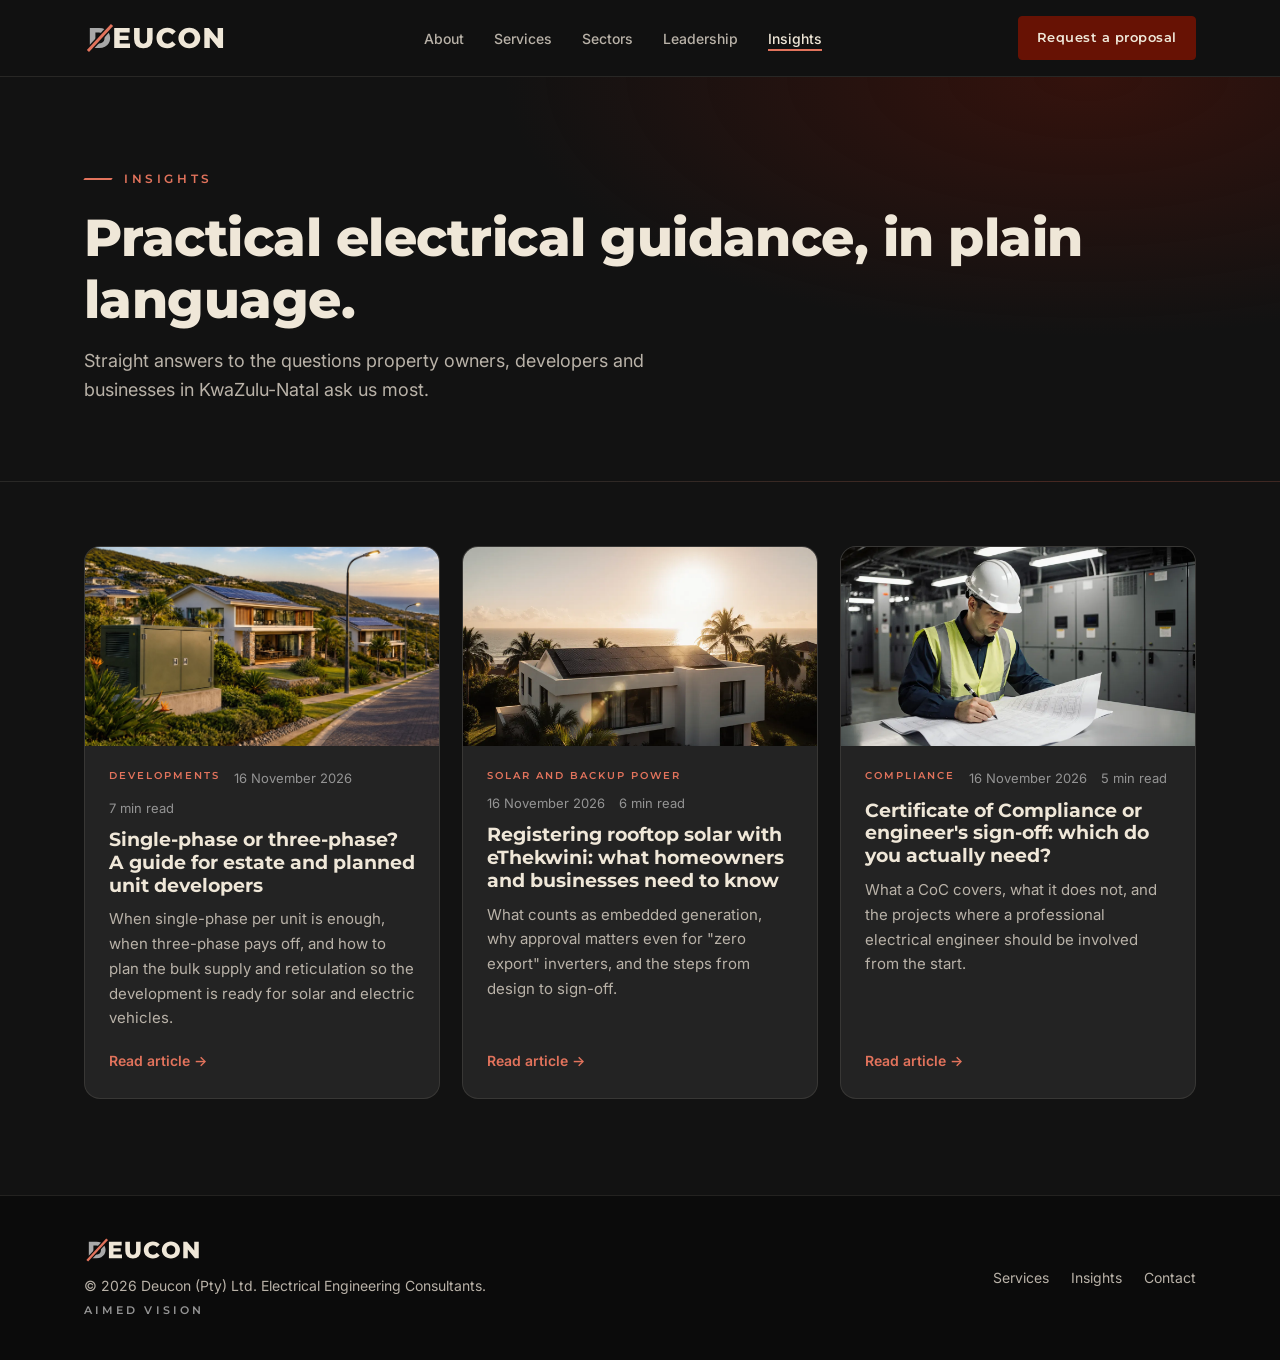
<file: insights/index.html>
<!doctype html>
<!-- README: same strict rules as the main site. No em dash characters anywhere.
     To add a post: create a folder here with an index.html (copy an existing post), then add a card below. -->
<html lang="en">
<head>
<meta charset="utf-8">
<meta name="viewport" content="width=device-width, initial-scale=1">
<title>Insights | Deucon Electrical Engineering Consultants</title>
<meta name="description" content="Practical electrical engineering guidance for property owners, developers and businesses in KwaZulu-Natal, from the team at Deucon.">
<link rel="icon" href="../brand/logo/favicon.svg" type="image/svg+xml">
<link rel="icon" href="../brand/logo/favicon.png" sizes="32x32" type="image/png">
<link rel="apple-touch-icon" href="../brand/logo/apple-touch-icon.png">
<link rel="preconnect" href="https://fonts.googleapis.com">
<link rel="preconnect" href="https://fonts.gstatic.com" crossorigin>
<link href="https://fonts.googleapis.com/css2?family=Inter:wght@400;500;600&family=Montserrat:wght@500;600;700;800&display=swap" rel="stylesheet">
<link rel="stylesheet" href="insights.css">
</head>
<body>

<header class="site">
  <div class="wrap nav" id="nav">
    <a href="../" class="logo" aria-label="Deucon home"><img src="../brand/logo/deucon-logo-on-dark.svg" alt="Deucon" width="150" height="38"></a>
    <ul class="nav-links">
      <li><a href="../#about">About</a></li>
      <li><a href="../#services">Services</a></li>
      <li><a href="../#sectors">Sectors</a></li>
      <li><a href="../#team">Leadership</a></li>
      <li><a href="./" aria-current="page">Insights</a></li>
    </ul>
    <a href="../#contact" class="btn btn-primary">Request a proposal</a>
    <button class="menu-toggle" aria-label="Open menu" aria-expanded="false" id="menuBtn">
      <svg width="26" height="26" viewBox="0 0 24 24" fill="none" stroke="currentColor" stroke-width="2" stroke-linecap="round"><path d="M4 7h16M4 12h16M4 17h16"/></svg>
    </button>
  </div>
</header>

<main>
  <section class="page-hero">
    <div class="wrap">
      <span class="eyebrow">Insights</span>
      <h1>Practical electrical guidance, in plain language.</h1>
      <p>Straight answers to the questions property owners, developers and businesses in KwaZulu-Natal ask us most.</p>
    </div>
  </section>

  <div class="wrap">
    <div class="posts">
      <a class="post-card" href="single-vs-three-phase-developments/">
        <img src="../images/sectors/residential.jpg" alt="" width="1600" height="1200">
        <div class="body">
          <div class="meta"><span class="cat">Developments</span><span>16 November 2026</span><span>7 min read</span></div>
          <h2>Single-phase or three-phase? A guide for estate and planned unit developers</h2>
          <p>When single-phase per unit is enough, when three-phase pays off, and how to plan the bulk supply and reticulation so the development is ready for solar and electric vehicles.</p>
          <span class="read">Read article &rarr;</span>
        </div>
      </a>
      <a class="post-card" href="sseg-registration-ethekwini/">
        <img src="../images/blog/sseg-hero.webp" alt="" width="1280" height="720">
        <div class="body">
          <div class="meta"><span class="cat">Solar and backup power</span><span>16 November 2026</span><span>6 min read</span></div>
          <h2>Registering rooftop solar with eThekwini: what homeowners and businesses need to know</h2>
          <p>What counts as embedded generation, why approval matters even for "zero export" inverters, and the steps from design to sign-off.</p>
          <span class="read">Read article &rarr;</span>
        </div>
      </a>
      <a class="post-card" href="coc-vs-engineer-sign-off/">
        <img src="../images/blog/coc-engineer.webp" alt="" width="1280" height="720">
        <div class="body">
          <div class="meta"><span class="cat">Compliance</span><span>16 November 2026</span><span>5 min read</span></div>
          <h2>Certificate of Compliance or engineer's sign-off: which do you actually need?</h2>
          <p>What a CoC covers, what it does not, and the projects where a professional electrical engineer should be involved from the start.</p>
          <span class="read">Read article &rarr;</span>
        </div>
      </a>
    </div>
  </div>
</main>

<footer>
  <div class="wrap foot">
    <div>
      <img class="foot-logo" src="../brand/logo/deucon-logo-on-dark.svg" alt="Deucon" width="118" height="30">
      &copy; <span id="year">2026</span> Deucon (Pty) Ltd. Electrical Engineering Consultants.
      <div class="slogan">Aimed Vision</div>
    </div>
    <nav><a href="../#services">Services</a><a href="./">Insights</a><a href="../#contact">Contact</a></nav>
  </div>
</footer>

<script>
  document.getElementById('year').textContent = new Date().getFullYear();
  const nav = document.getElementById('nav'), btn = document.getElementById('menuBtn');
  btn.addEventListener('click', () => btn.setAttribute('aria-expanded', nav.classList.toggle('open')));
</script>
</body>
</html>
</file>
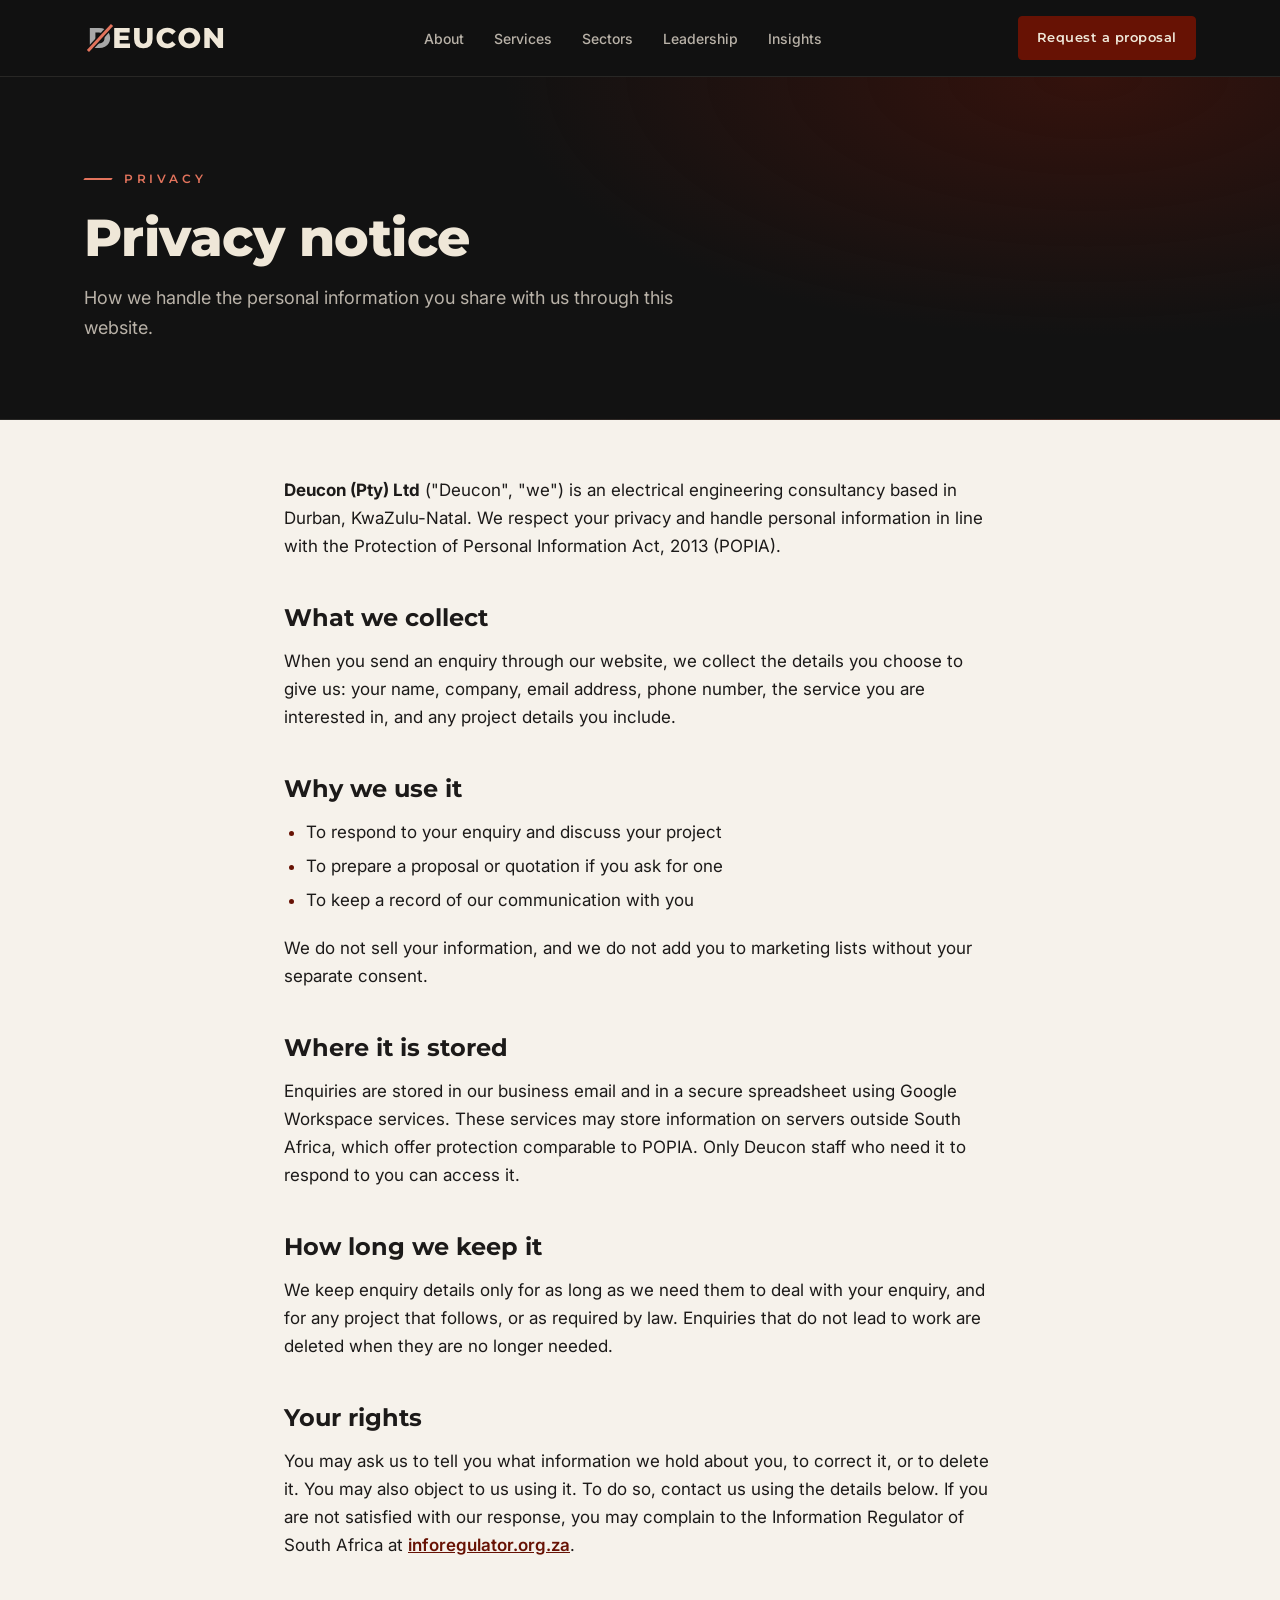
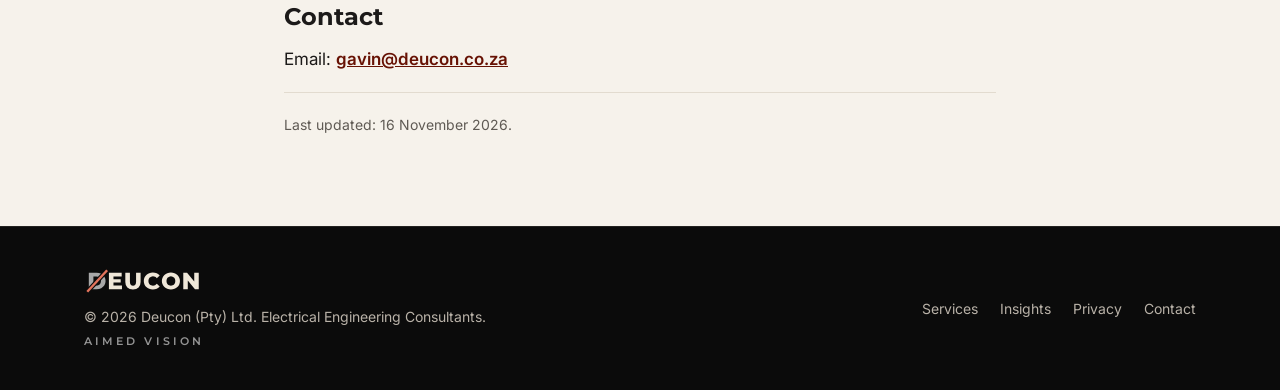
<file: privacy/index.html>
<!doctype html>
<!-- README: same strict rules as the main site. No em dash characters anywhere.
     DRAFT privacy notice for Gavin to review (and ideally have checked against POPIA) before real use. -->
<html lang="en">
<head>
<meta charset="utf-8">
<meta name="viewport" content="width=device-width, initial-scale=1">
<title>Privacy Notice | Deucon</title>
<meta name="description" content="How Deucon (Pty) Ltd collects and uses personal information submitted through this website, in line with the Protection of Personal Information Act (POPIA).">
<link rel="icon" href="../brand/logo/favicon.svg" type="image/svg+xml">
<link rel="icon" href="../brand/logo/favicon.png" sizes="32x32" type="image/png">
<link rel="preconnect" href="https://fonts.googleapis.com">
<link rel="preconnect" href="https://fonts.gstatic.com" crossorigin>
<link href="https://fonts.googleapis.com/css2?family=Inter:wght@400;500;600&family=Montserrat:wght@500;600;700;800&display=swap" rel="stylesheet">
<link rel="stylesheet" href="../insights/insights.css">
</head>
<body>

<header class="site">
  <div class="wrap nav" id="nav">
    <a href="../" class="logo" aria-label="Deucon home"><img src="../brand/logo/deucon-logo-on-dark.svg" alt="Deucon" width="150" height="38"></a>
    <ul class="nav-links">
      <li><a href="../#about">About</a></li>
      <li><a href="../#services">Services</a></li>
      <li><a href="../#sectors">Sectors</a></li>
      <li><a href="../#team">Leadership</a></li>
      <li><a href="../insights/">Insights</a></li>
    </ul>
    <a href="../#contact" class="btn btn-primary">Request a proposal</a>
    <button class="menu-toggle" aria-label="Open menu" aria-expanded="false" id="menuBtn">
      <svg width="26" height="26" viewBox="0 0 24 24" fill="none" stroke="currentColor" stroke-width="2" stroke-linecap="round"><path d="M4 7h16M4 12h16M4 17h16"/></svg>
    </button>
  </div>
</header>

<main>
  <section class="page-hero">
    <div class="wrap">
      <span class="eyebrow">Privacy</span>
      <h1>Privacy notice</h1>
      <p>How we handle the personal information you share with us through this website.</p>
    </div>
  </section>

  <article class="post">
    <div class="content">
      <p><strong>Deucon (Pty) Ltd</strong> ("Deucon", "we") is an electrical engineering consultancy based in Durban, KwaZulu-Natal. We respect your privacy and handle personal information in line with the Protection of Personal Information Act, 2013 (POPIA).</p>

      <h2>What we collect</h2>
      <p>When you send an enquiry through our website, we collect the details you choose to give us: your name, company, email address, phone number, the service you are interested in, and any project details you include.</p>

      <h2>Why we use it</h2>
      <ul>
        <li>To respond to your enquiry and discuss your project</li>
        <li>To prepare a proposal or quotation if you ask for one</li>
        <li>To keep a record of our communication with you</li>
      </ul>
      <p>We do not sell your information, and we do not add you to marketing lists without your separate consent.</p>

      <h2>Where it is stored</h2>
      <p>Enquiries are stored in our business email and in a secure spreadsheet using Google Workspace services. These services may store information on servers outside South Africa, which offer protection comparable to POPIA. Only Deucon staff who need it to respond to you can access it.</p>

      <h2>How long we keep it</h2>
      <p>We keep enquiry details only for as long as we need them to deal with your enquiry, and for any project that follows, or as required by law. Enquiries that do not lead to work are deleted when they are no longer needed.</p>

      <h2>Your rights</h2>
      <p>You may ask us to tell you what information we hold about you, to correct it, or to delete it. You may also object to us using it. To do so, contact us using the details below. If you are not satisfied with our response, you may complain to the Information Regulator of South Africa at <a href="https://inforegulator.org.za/" target="_blank" rel="noopener">inforegulator.org.za</a>.</p>

      <h2>Contact</h2>
      <p>Email: <a data-link="email" href="mailto:gavin@deucon.co.za">gavin@deucon.co.za</a></p>

      <p class="disclaimer">Last updated: 16 November 2026.</p>
    </div>
  </article>
</main>

<footer>
  <div class="wrap foot">
    <div>
      <img class="foot-logo" src="../brand/logo/deucon-logo-on-dark.svg" alt="Deucon" width="118" height="30">
      &copy; <span id="year">2026</span> Deucon (Pty) Ltd. Electrical Engineering Consultants.
      <div class="slogan">Aimed Vision</div>
    </div>
    <nav><a href="../#services">Services</a><a href="../insights/">Insights</a><a href="./">Privacy</a><a href="../#contact">Contact</a></nav>
  </div>
</footer>

<script>
  document.getElementById('year').textContent = new Date().getFullYear();
  const nav = document.getElementById('nav'), btn = document.getElementById('menuBtn');
  btn.addEventListener('click', () => btn.setAttribute('aria-expanded', nav.classList.toggle('open')));
</script>
</body>
</html>
</file>
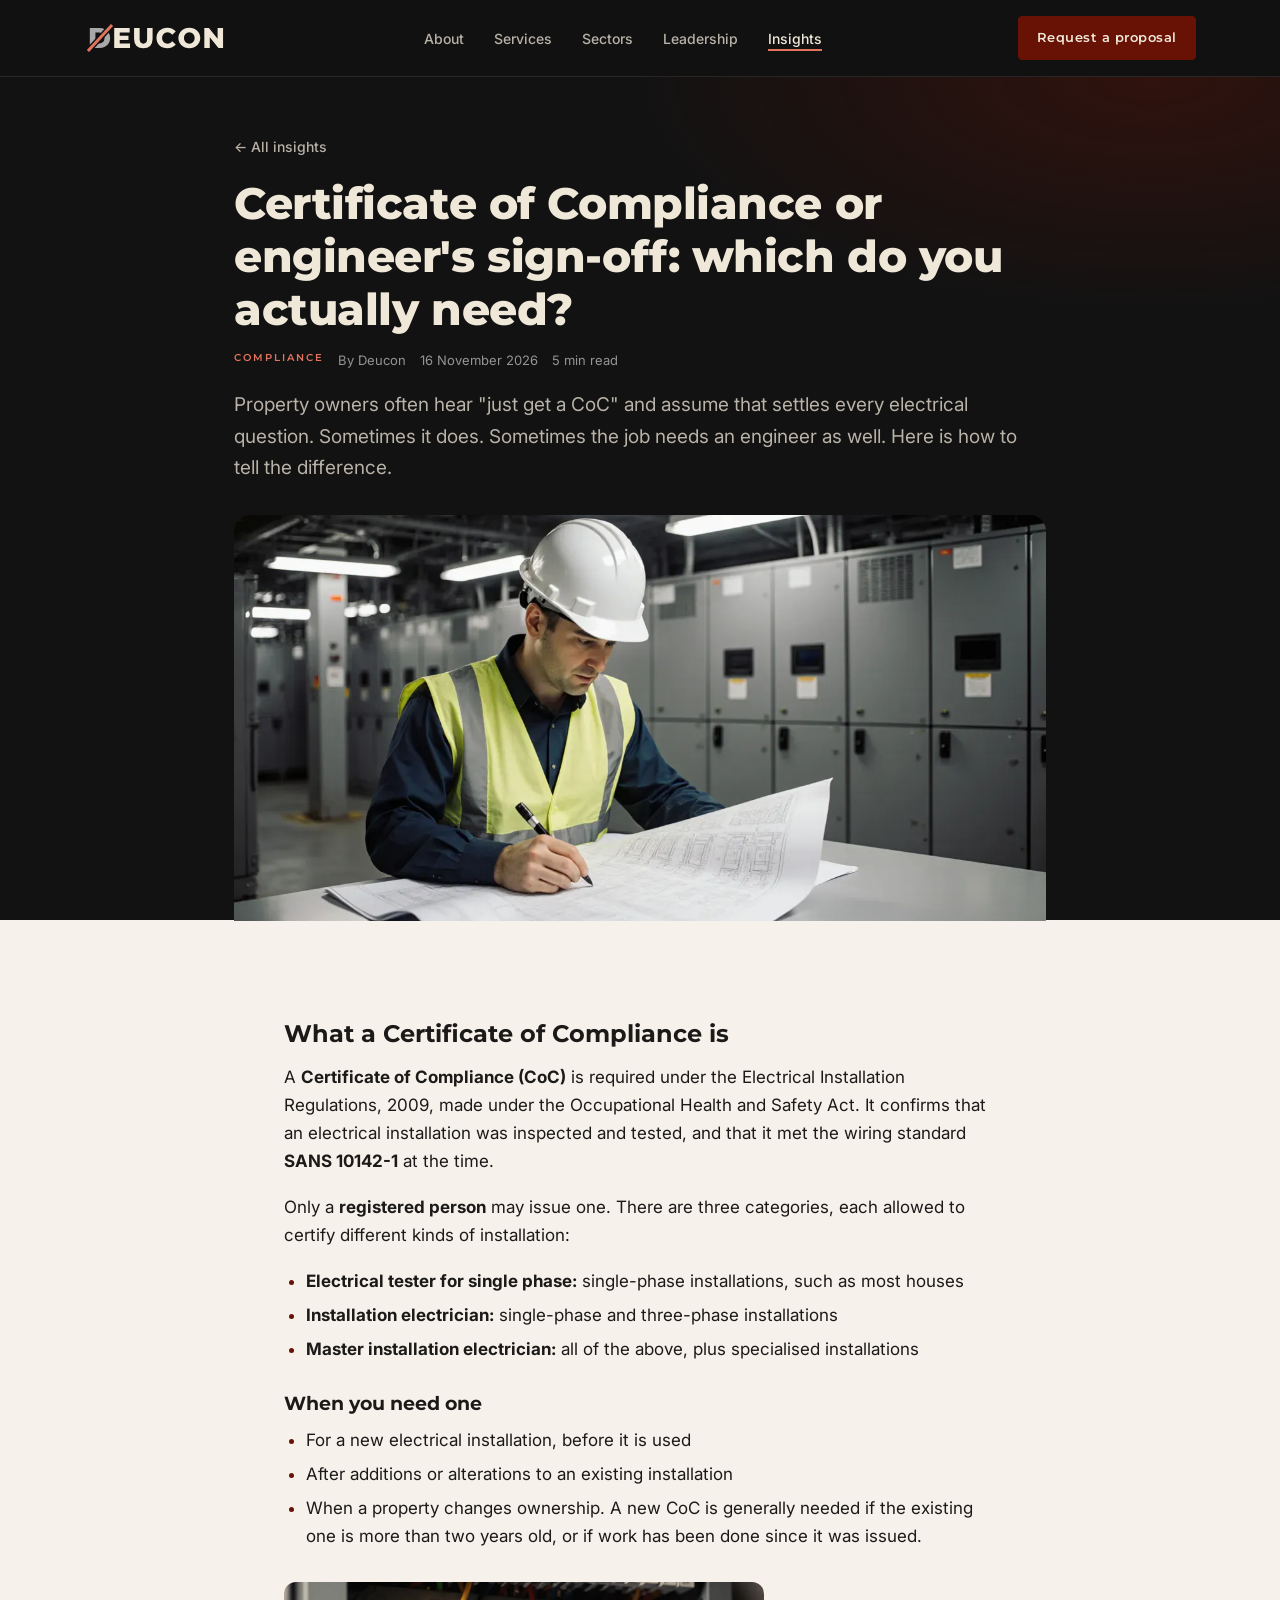
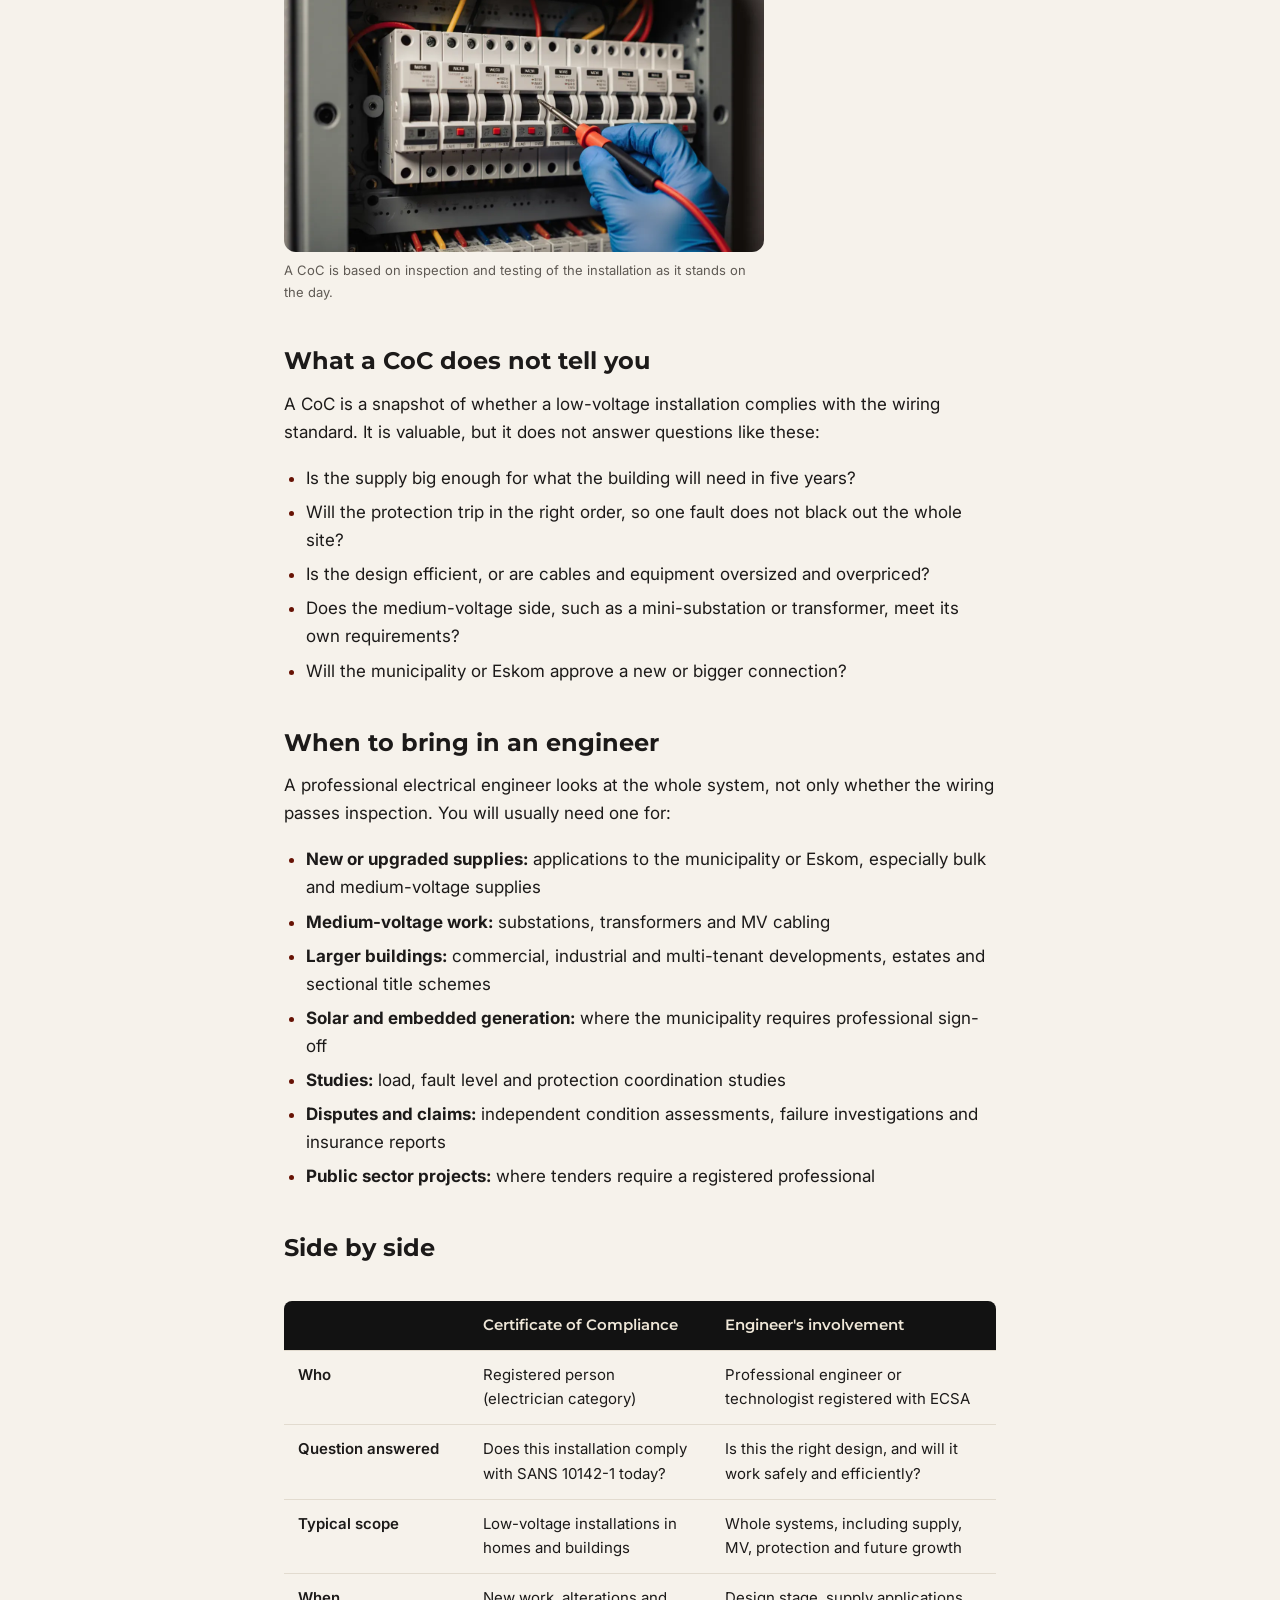
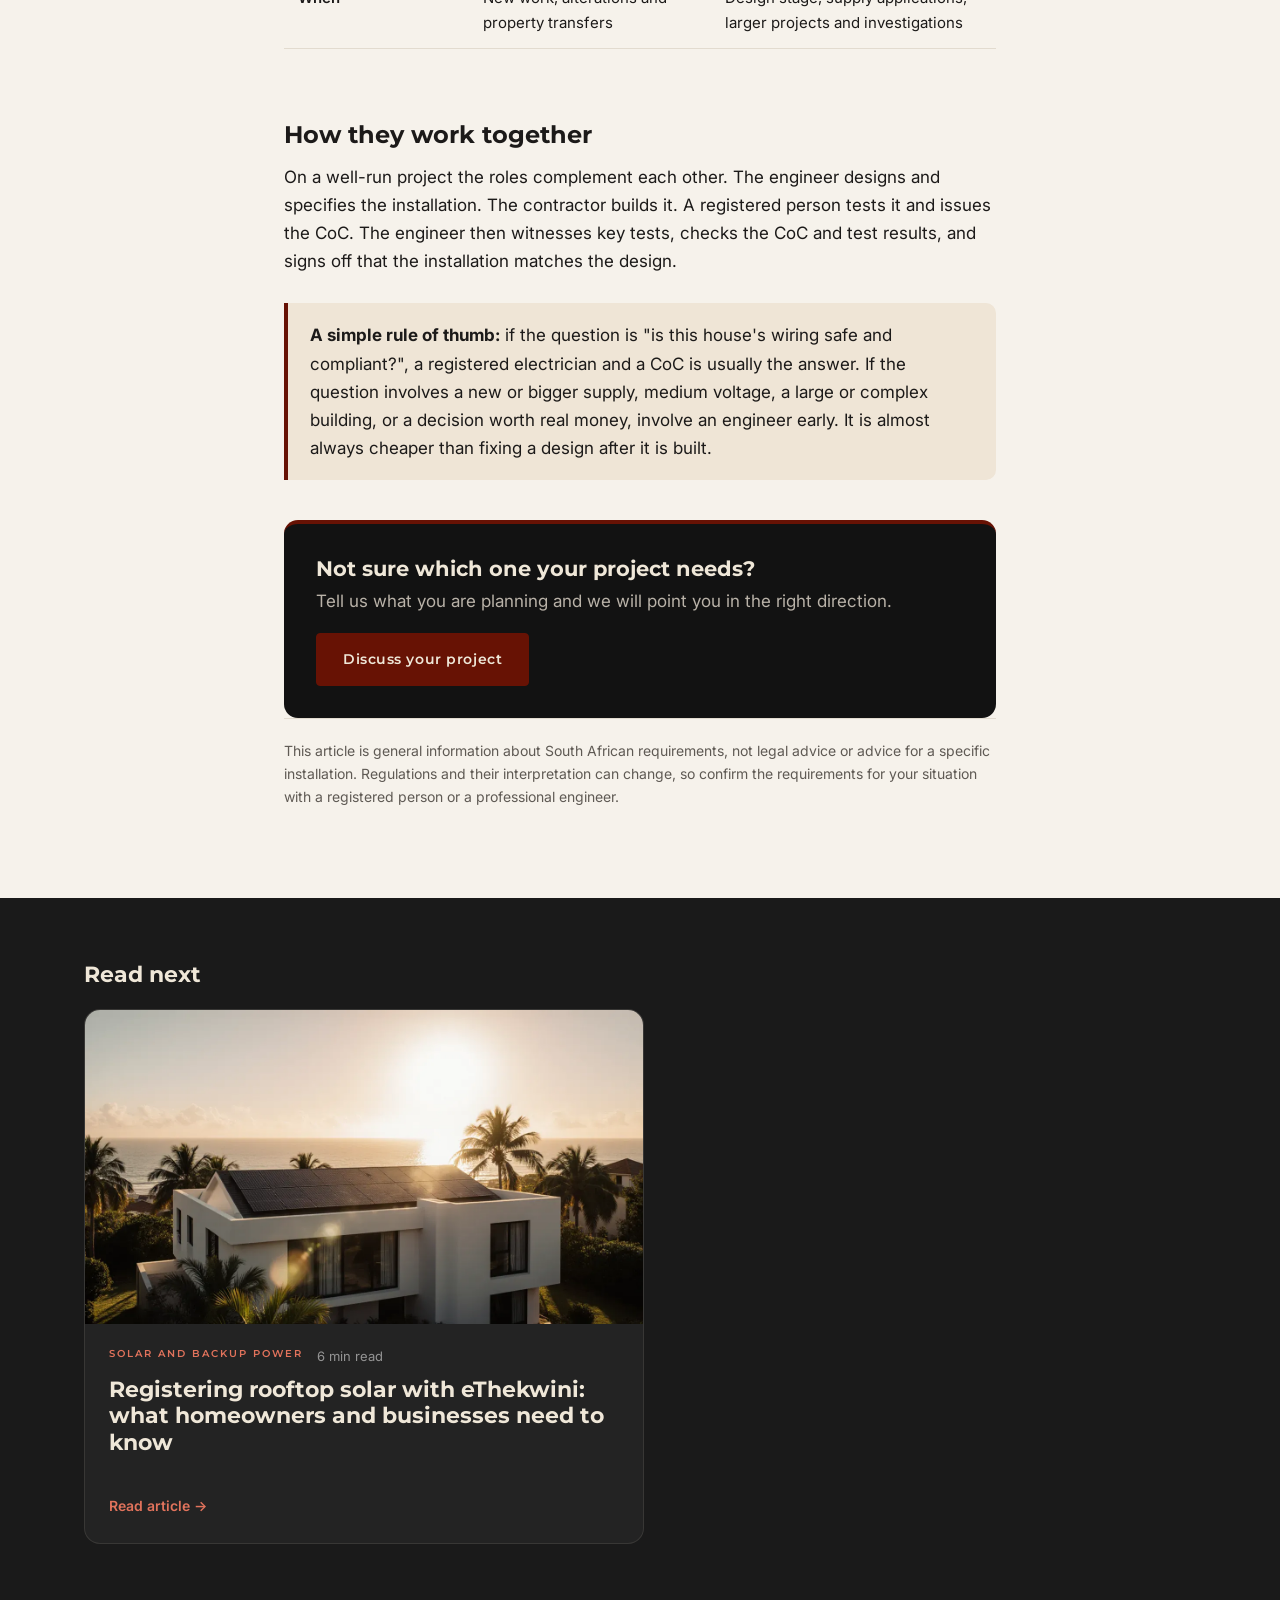
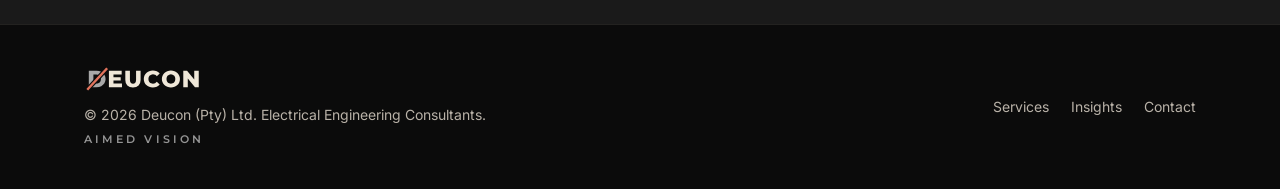
<file: insights/coc-vs-engineer-sign-off/index.html>
<!doctype html>
<!-- README: same strict rules as the main site. No em dash characters anywhere. -->
<html lang="en">
<head>
<meta charset="utf-8">
<meta name="viewport" content="width=device-width, initial-scale=1">
<title>CoC or Engineer's Sign-off? | Deucon Insights</title>
<meta name="description" content="What an electrical Certificate of Compliance covers in South Africa, what it does not, and when you need a professional electrical engineer instead of, or as well as, a registered electrician.">
<meta property="og:title" content="Certificate of Compliance or engineer's sign-off: which do you actually need?">
<meta property="og:description" content="What a CoC covers, what it does not, and when to bring in a professional electrical engineer.">
<meta property="og:image" content="../../images/blog/coc-engineer.webp">
<meta property="og:type" content="article">
<link rel="icon" href="../../brand/logo/favicon.svg" type="image/svg+xml">
<link rel="icon" href="../../brand/logo/favicon.png" sizes="32x32" type="image/png">
<link rel="apple-touch-icon" href="../../brand/logo/apple-touch-icon.png">
<link rel="preconnect" href="https://fonts.googleapis.com">
<link rel="preconnect" href="https://fonts.gstatic.com" crossorigin>
<link href="https://fonts.googleapis.com/css2?family=Inter:wght@400;500;600&family=Montserrat:wght@500;600;700;800&display=swap" rel="stylesheet">
<link rel="stylesheet" href="../insights.css">
</head>
<body>

<header class="site">
  <div class="wrap nav" id="nav">
    <a href="../../" class="logo" aria-label="Deucon home"><img src="../../brand/logo/deucon-logo-on-dark.svg" alt="Deucon" width="150" height="38"></a>
    <ul class="nav-links">
      <li><a href="../../#about">About</a></li>
      <li><a href="../../#services">Services</a></li>
      <li><a href="../../#sectors">Sectors</a></li>
      <li><a href="../../#team">Leadership</a></li>
      <li><a href="../" aria-current="page">Insights</a></li>
    </ul>
    <a href="../../#contact" class="btn btn-primary">Request a proposal</a>
    <button class="menu-toggle" aria-label="Open menu" aria-expanded="false" id="menuBtn">
      <svg width="26" height="26" viewBox="0 0 24 24" fill="none" stroke="currentColor" stroke-width="2" stroke-linecap="round"><path d="M4 7h16M4 12h16M4 17h16"/></svg>
    </button>
  </div>
</header>

<main>
  <section class="article-hero">
    <div class="wrap">
      <a class="back" href="../">&larr; All insights</a>
      <h1>Certificate of Compliance or engineer's sign-off: which do you actually need?</h1>
      <div class="meta"><span class="cat">Compliance</span><span>By Deucon</span><span>16 November 2026</span><span>5 min read</span></div>
      <p class="lede">Property owners often hear "just get a CoC" and assume that settles every electrical question. Sometimes it does. Sometimes the job needs an engineer as well. Here is how to tell the difference.</p>
      <img class="hero-img" src="../../images/blog/coc-engineer.webp" alt="Electrical engineer in a hard hat reviewing drawings in a switchroom" width="1280" height="720">
    </div>
  </section>

  <article class="post">
    <div class="content">

      <h2>What a Certificate of Compliance is</h2>
      <p>A <strong>Certificate of Compliance (CoC)</strong> is required under the Electrical Installation Regulations, 2009, made under the Occupational Health and Safety Act. It confirms that an electrical installation was inspected and tested, and that it met the wiring standard <strong>SANS 10142-1</strong> at the time.</p>
      <p>Only a <strong>registered person</strong> may issue one. There are three categories, each allowed to certify different kinds of installation:</p>
      <ul>
        <li><strong>Electrical tester for single phase:</strong> single-phase installations, such as most houses</li>
        <li><strong>Installation electrician:</strong> single-phase and three-phase installations</li>
        <li><strong>Master installation electrician:</strong> all of the above, plus specialised installations</li>
      </ul>

      <h3>When you need one</h3>
      <ul>
        <li>For a new electrical installation, before it is used</li>
        <li>After additions or alterations to an existing installation</li>
        <li>When a property changes ownership. A new CoC is generally needed if the existing one is more than two years old, or if work has been done since it was issued.</li>
      </ul>

      <figure class="inset">
        <img src="../../images/blog/coc-board.webp" alt="Gloved hand testing circuit breakers in an open distribution board" width="1280" height="720" loading="lazy">
        <figcaption>A CoC is based on inspection and testing of the installation as it stands on the day.</figcaption>
      </figure>

      <h2>What a CoC does not tell you</h2>
      <p>A CoC is a snapshot of whether a low-voltage installation complies with the wiring standard. It is valuable, but it does not answer questions like these:</p>
      <ul>
        <li>Is the supply big enough for what the building will need in five years?</li>
        <li>Will the protection trip in the right order, so one fault does not black out the whole site?</li>
        <li>Is the design efficient, or are cables and equipment oversized and overpriced?</li>
        <li>Does the medium-voltage side, such as a mini-substation or transformer, meet its own requirements?</li>
        <li>Will the municipality or Eskom approve a new or bigger connection?</li>
      </ul>

      <h2>When to bring in an engineer</h2>
      <p>A professional electrical engineer looks at the whole system, not only whether the wiring passes inspection. You will usually need one for:</p>
      <ul>
        <li><strong>New or upgraded supplies:</strong> applications to the municipality or Eskom, especially bulk and medium-voltage supplies</li>
        <li><strong>Medium-voltage work:</strong> substations, transformers and MV cabling</li>
        <li><strong>Larger buildings:</strong> commercial, industrial and multi-tenant developments, estates and sectional title schemes</li>
        <li><strong>Solar and embedded generation:</strong> where the municipality requires professional sign-off</li>
        <li><strong>Studies:</strong> load, fault level and protection coordination studies</li>
        <li><strong>Disputes and claims:</strong> independent condition assessments, failure investigations and insurance reports</li>
        <li><strong>Public sector projects:</strong> where tenders require a registered professional</li>
      </ul>

      <h2>Side by side</h2>
      <div class="table-scroll">
        <table class="compare">
          <thead><tr><th></th><th>Certificate of Compliance</th><th>Engineer's involvement</th></tr></thead>
          <tbody>
            <tr><th>Who</th><td>Registered person (electrician category)</td><td>Professional engineer or technologist registered with ECSA</td></tr>
            <tr><th>Question answered</th><td>Does this installation comply with SANS 10142-1 today?</td><td>Is this the right design, and will it work safely and efficiently?</td></tr>
            <tr><th>Typical scope</th><td>Low-voltage installations in homes and buildings</td><td>Whole systems, including supply, MV, protection and future growth</td></tr>
            <tr><th>When</th><td>New work, alterations and property transfers</td><td>Design stage, supply applications, larger projects and investigations</td></tr>
          </tbody>
        </table>
      </div>

      <h2>How they work together</h2>
      <p>On a well-run project the roles complement each other. The engineer designs and specifies the installation. The contractor builds it. A registered person tests it and issues the CoC. The engineer then witnesses key tests, checks the CoC and test results, and signs off that the installation matches the design.</p>

      <div class="callout">
        <p><strong>A simple rule of thumb:</strong> if the question is "is this house's wiring safe and compliant?", a registered electrician and a CoC is usually the answer. If the question involves a new or bigger supply, medium voltage, a large or complex building, or a decision worth real money, involve an engineer early. It is almost always cheaper than fixing a design after it is built.</p>
      </div>

      <div class="cta-box">
        <div><h3>Not sure which one your project needs?</h3><p>Tell us what you are planning and we will point you in the right direction.</p></div>
        <a class="btn btn-primary" href="../../#contact">Discuss your project</a>
      </div>

      <p class="disclaimer">This article is general information about South African requirements, not legal advice or advice for a specific installation. Regulations and their interpretation can change, so confirm the requirements for your situation with a registered person or a professional engineer.</p>
    </div>
  </article>

  <section class="more">
    <div class="wrap">
      <h2>Read next</h2>
      <div class="posts">
        <a class="post-card" href="../sseg-registration-ethekwini/">
          <img src="../../images/blog/sseg-hero.webp" alt="" width="1280" height="720" loading="lazy">
          <div class="body">
            <div class="meta"><span class="cat">Solar and backup power</span><span>6 min read</span></div>
            <h2>Registering rooftop solar with eThekwini: what homeowners and businesses need to know</h2>
            <span class="read">Read article &rarr;</span>
          </div>
        </a>
      </div>
    </div>
  </section>
</main>

<footer>
  <div class="wrap foot">
    <div>
      <img class="foot-logo" src="../../brand/logo/deucon-logo-on-dark.svg" alt="Deucon" width="118" height="30">
      &copy; <span id="year">2026</span> Deucon (Pty) Ltd. Electrical Engineering Consultants.
      <div class="slogan">Aimed Vision</div>
    </div>
    <nav><a href="../../#services">Services</a><a href="../">Insights</a><a href="../../#contact">Contact</a></nav>
  </div>
</footer>

<script>
  document.getElementById('year').textContent = new Date().getFullYear();
  const nav = document.getElementById('nav'), btn = document.getElementById('menuBtn');
  btn.addEventListener('click', () => btn.setAttribute('aria-expanded', nav.classList.toggle('open')));
</script>
</body>
</html>
</file>
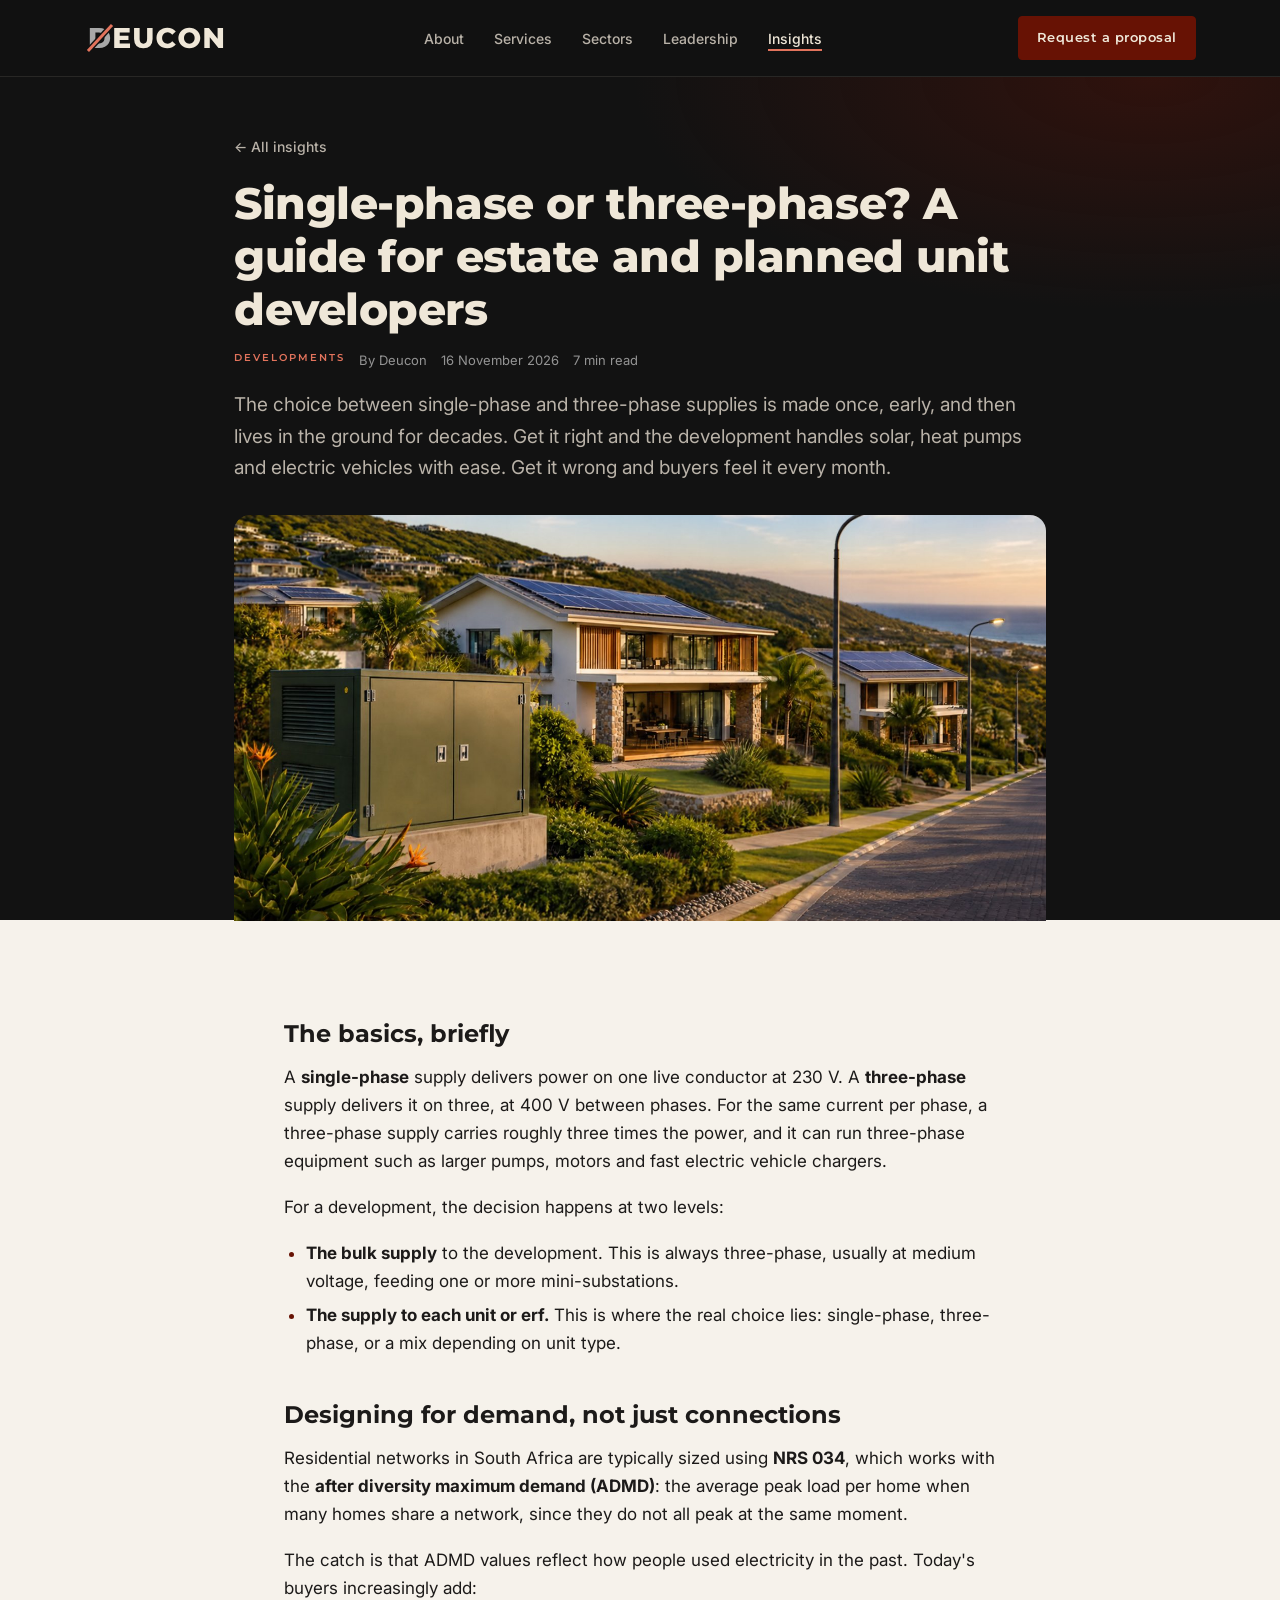
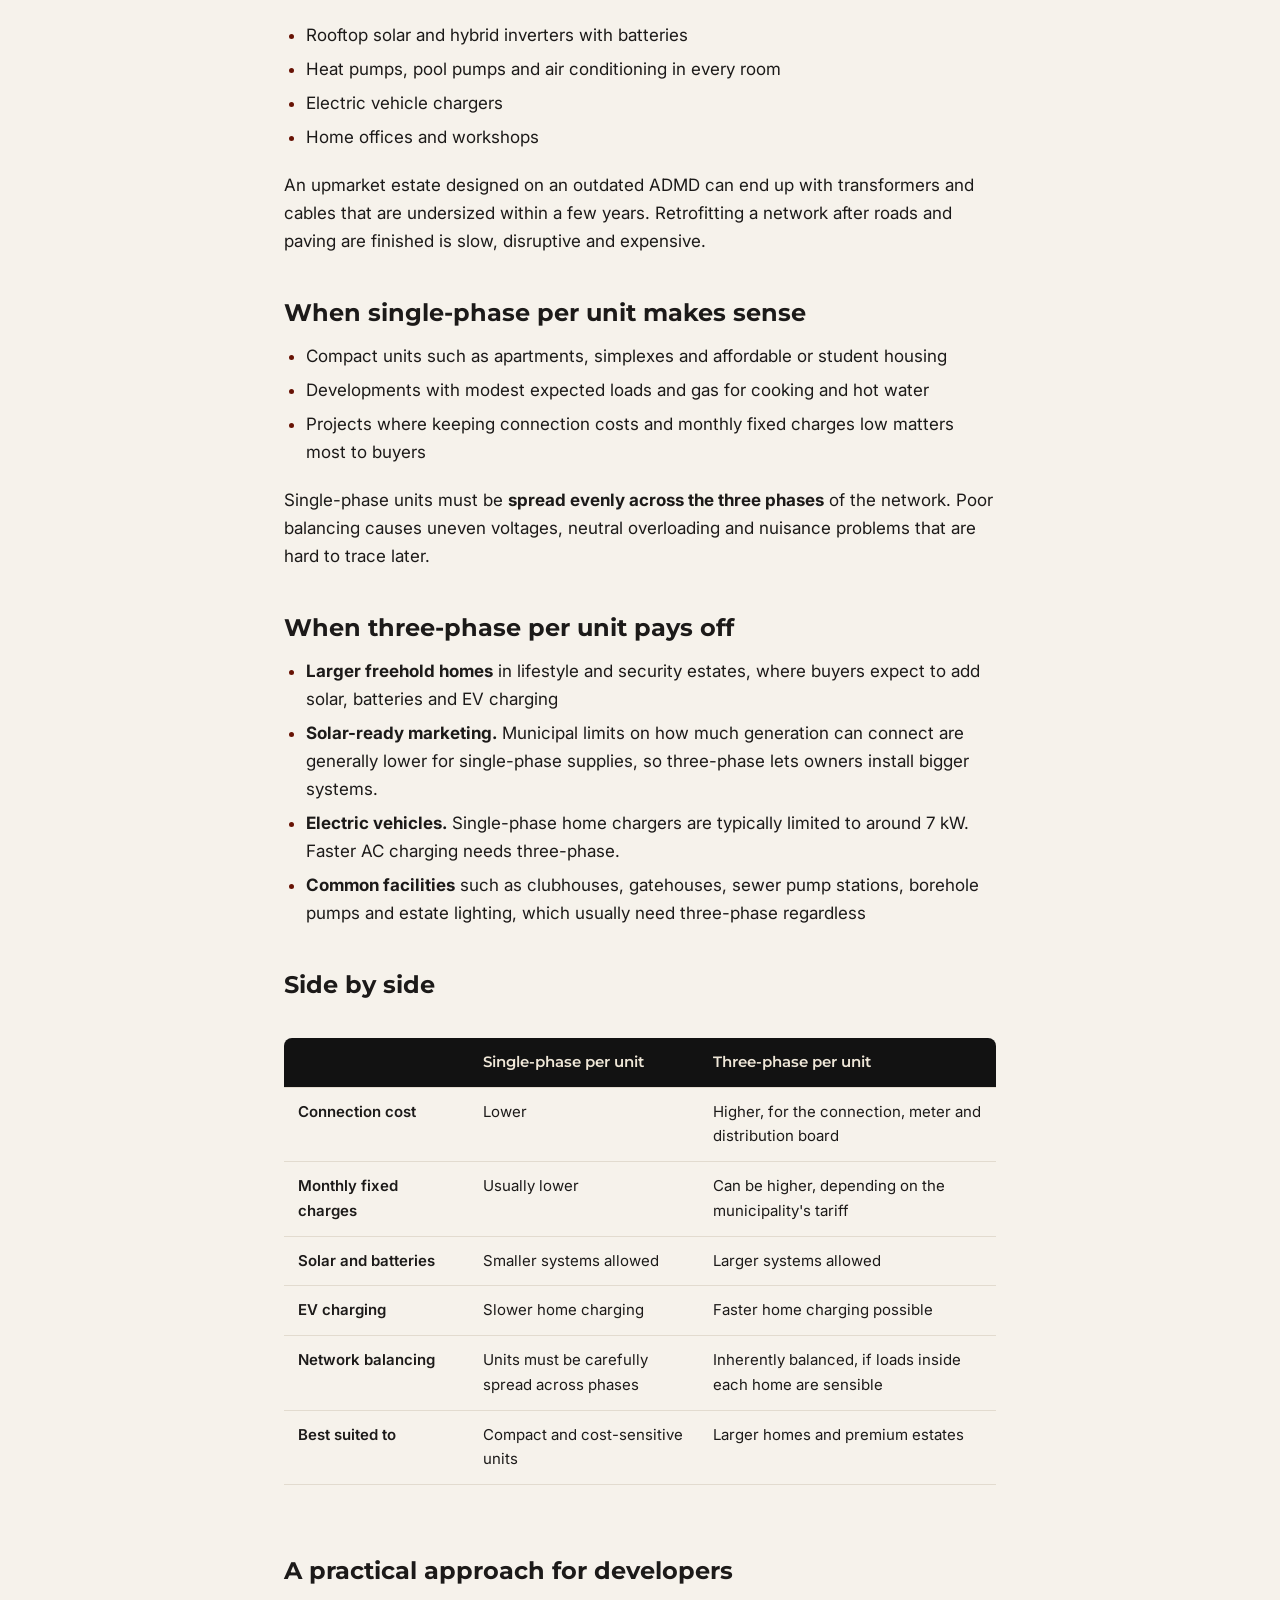
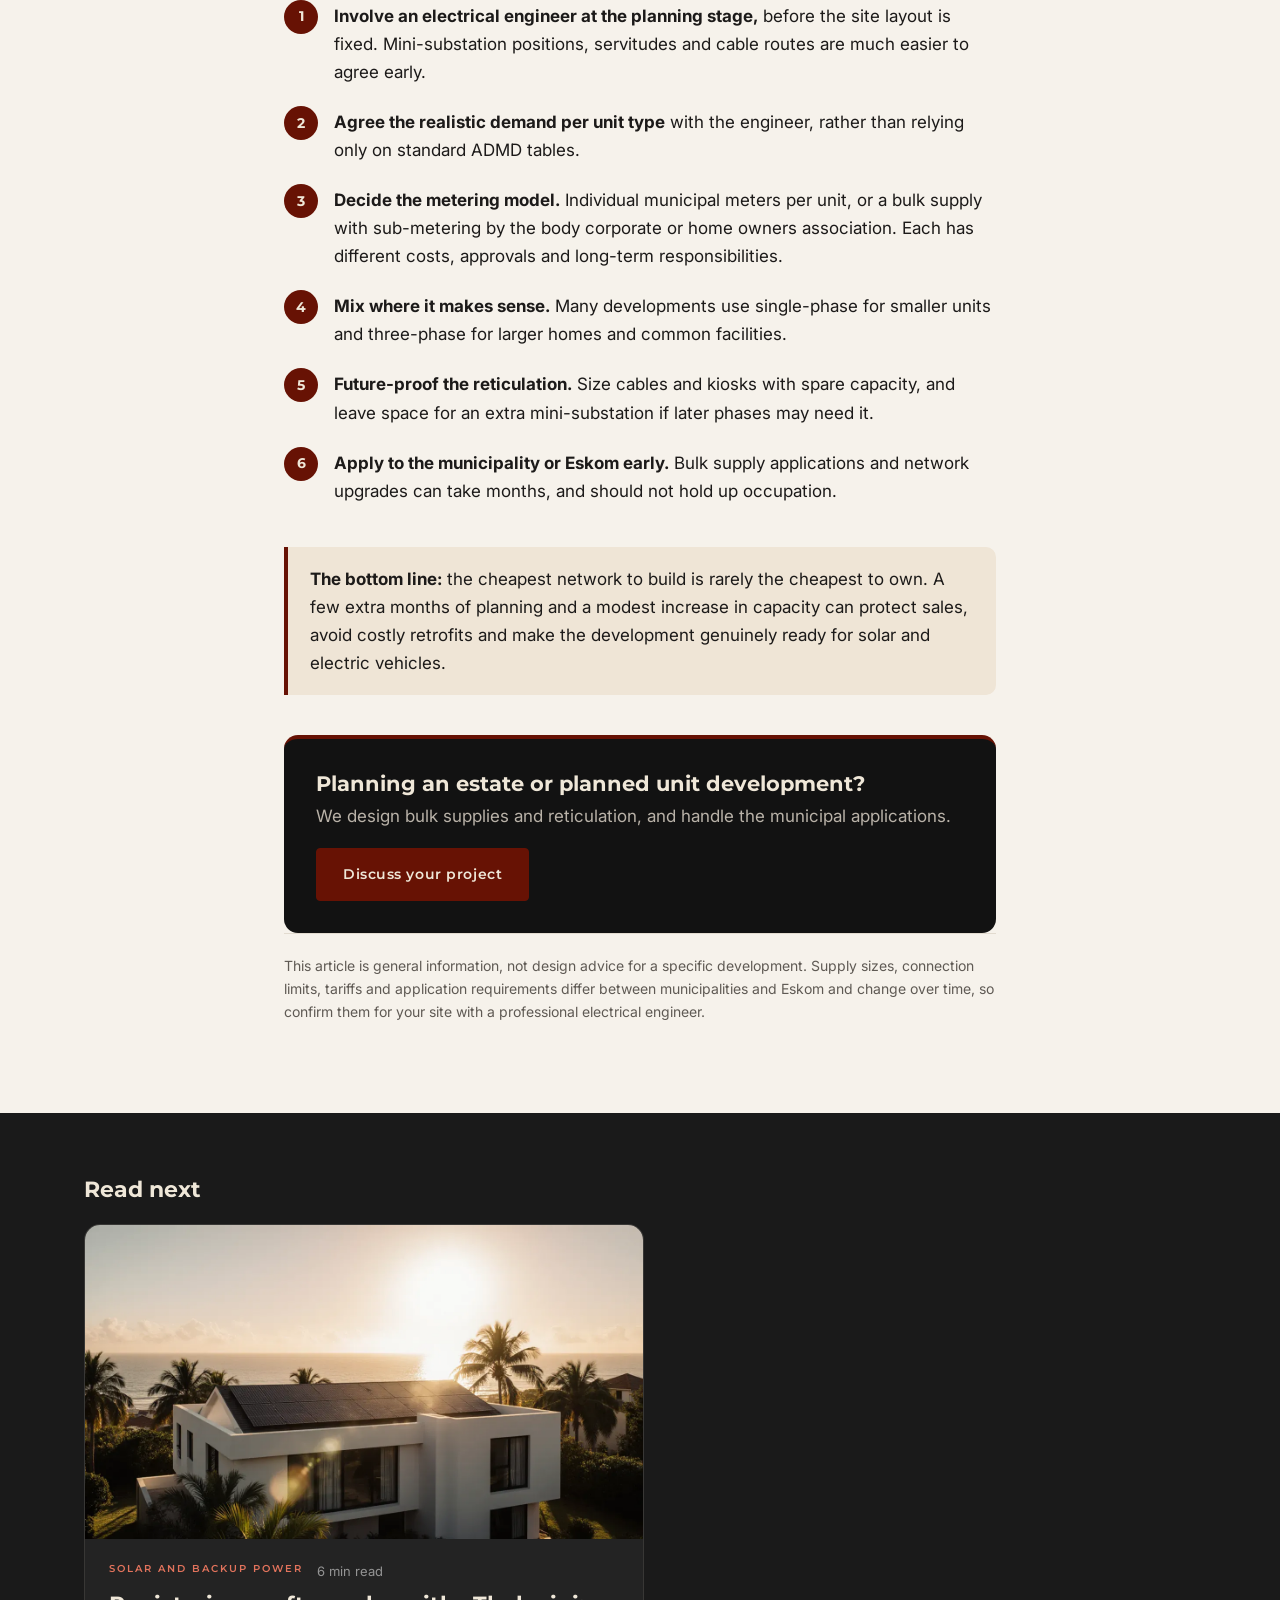
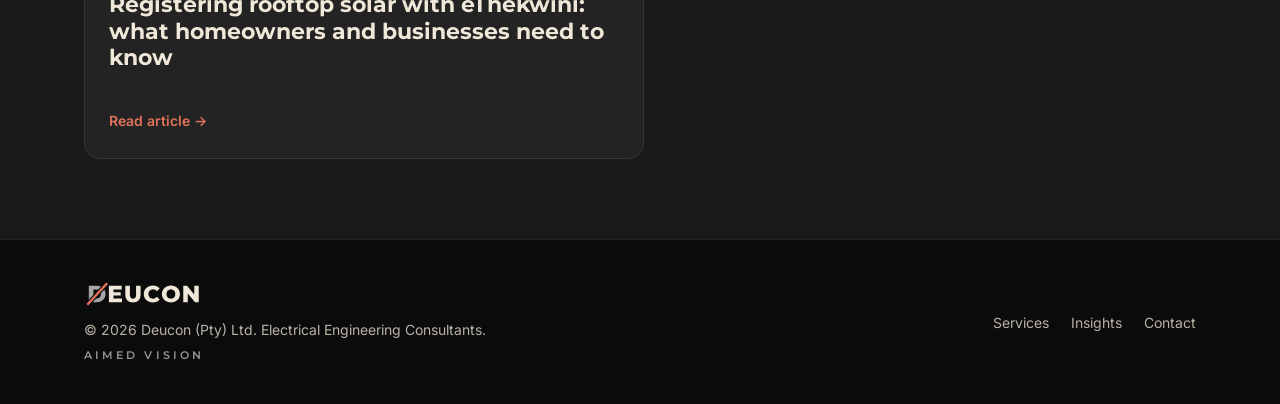
<file: insights/single-vs-three-phase-developments/index.html>
<!doctype html>
<!-- README: same strict rules as the main site. No em dash characters anywhere. -->
<html lang="en">
<head>
<meta charset="utf-8">
<meta name="viewport" content="width=device-width, initial-scale=1">
<title>Single-phase or Three-phase for Developments? | Deucon Insights</title>
<meta name="description" content="A guide for developers of estates and planned unit developments in KwaZulu-Natal: when single-phase supplies per unit are enough, when three-phase pays off, and how to plan the bulk supply and reticulation.">
<meta property="og:title" content="Single-phase or three-phase? A guide for estate and planned unit developers">
<meta property="og:description" content="When single-phase per unit is enough, when three-phase pays off, and how to plan the network early.">
<meta property="og:image" content="../../images/sectors/residential.jpg">
<meta property="og:type" content="article">
<link rel="icon" href="../../brand/logo/favicon.svg" type="image/svg+xml">
<link rel="icon" href="../../brand/logo/favicon.png" sizes="32x32" type="image/png">
<link rel="apple-touch-icon" href="../../brand/logo/apple-touch-icon.png">
<link rel="preconnect" href="https://fonts.googleapis.com">
<link rel="preconnect" href="https://fonts.gstatic.com" crossorigin>
<link href="https://fonts.googleapis.com/css2?family=Inter:wght@400;500;600&family=Montserrat:wght@500;600;700;800&display=swap" rel="stylesheet">
<link rel="stylesheet" href="../insights.css">
</head>
<body>

<header class="site">
  <div class="wrap nav" id="nav">
    <a href="../../" class="logo" aria-label="Deucon home"><img src="../../brand/logo/deucon-logo-on-dark.svg" alt="Deucon" width="150" height="38"></a>
    <ul class="nav-links">
      <li><a href="../../#about">About</a></li>
      <li><a href="../../#services">Services</a></li>
      <li><a href="../../#sectors">Sectors</a></li>
      <li><a href="../../#team">Leadership</a></li>
      <li><a href="../" aria-current="page">Insights</a></li>
    </ul>
    <a href="../../#contact" class="btn btn-primary">Request a proposal</a>
    <button class="menu-toggle" aria-label="Open menu" aria-expanded="false" id="menuBtn">
      <svg width="26" height="26" viewBox="0 0 24 24" fill="none" stroke="currentColor" stroke-width="2" stroke-linecap="round"><path d="M4 7h16M4 12h16M4 17h16"/></svg>
    </button>
  </div>
</header>

<main>
  <section class="article-hero">
    <div class="wrap">
      <a class="back" href="../">&larr; All insights</a>
      <h1>Single-phase or three-phase? A guide for estate and planned unit developers</h1>
      <div class="meta"><span class="cat">Developments</span><span>By Deucon</span><span>16 November 2026</span><span>7 min read</span></div>
      <p class="lede">The choice between single-phase and three-phase supplies is made once, early, and then lives in the ground for decades. Get it right and the development handles solar, heat pumps and electric vehicles with ease. Get it wrong and buyers feel it every month.</p>
      <!-- Interim photo until images/blog/phase-hero.webp is generated -->
      <img class="hero-img" src="../../images/sectors/residential.jpg" alt="Residential estate with rooftop solar, streetlights and a green mini-substation" width="1600" height="1200">
    </div>
  </section>

  <article class="post">
    <div class="content">

      <h2>The basics, briefly</h2>
      <p>A <strong>single-phase</strong> supply delivers power on one live conductor at 230 V. A <strong>three-phase</strong> supply delivers it on three, at 400 V between phases. For the same current per phase, a three-phase supply carries roughly three times the power, and it can run three-phase equipment such as larger pumps, motors and fast electric vehicle chargers.</p>
      <p>For a development, the decision happens at two levels:</p>
      <ul>
        <li><strong>The bulk supply</strong> to the development. This is always three-phase, usually at medium voltage, feeding one or more mini-substations.</li>
        <li><strong>The supply to each unit or erf.</strong> This is where the real choice lies: single-phase, three-phase, or a mix depending on unit type.</li>
      </ul>

      <h2>Designing for demand, not just connections</h2>
      <p>Residential networks in South Africa are typically sized using <strong>NRS 034</strong>, which works with the <strong>after diversity maximum demand (ADMD)</strong>: the average peak load per home when many homes share a network, since they do not all peak at the same moment.</p>
      <p>The catch is that ADMD values reflect how people used electricity in the past. Today's buyers increasingly add:</p>
      <ul>
        <li>Rooftop solar and hybrid inverters with batteries</li>
        <li>Heat pumps, pool pumps and air conditioning in every room</li>
        <li>Electric vehicle chargers</li>
        <li>Home offices and workshops</li>
      </ul>
      <p>An upmarket estate designed on an outdated ADMD can end up with transformers and cables that are undersized within a few years. Retrofitting a network after roads and paving are finished is slow, disruptive and expensive.</p>

      <h2>When single-phase per unit makes sense</h2>
      <ul>
        <li>Compact units such as apartments, simplexes and affordable or student housing</li>
        <li>Developments with modest expected loads and gas for cooking and hot water</li>
        <li>Projects where keeping connection costs and monthly fixed charges low matters most to buyers</li>
      </ul>
      <p>Single-phase units must be <strong>spread evenly across the three phases</strong> of the network. Poor balancing causes uneven voltages, neutral overloading and nuisance problems that are hard to trace later.</p>

      <h2>When three-phase per unit pays off</h2>
      <ul>
        <li><strong>Larger freehold homes</strong> in lifestyle and security estates, where buyers expect to add solar, batteries and EV charging</li>
        <li><strong>Solar-ready marketing.</strong> Municipal limits on how much generation can connect are generally lower for single-phase supplies, so three-phase lets owners install bigger systems.</li>
        <li><strong>Electric vehicles.</strong> Single-phase home chargers are typically limited to around 7 kW. Faster AC charging needs three-phase.</li>
        <li><strong>Common facilities</strong> such as clubhouses, gatehouses, sewer pump stations, borehole pumps and estate lighting, which usually need three-phase regardless</li>
      </ul>

      <!-- EV image to add once generated (images/blog/phase-ev.webp):
      <figure>
        <img src="../../images/blog/phase-ev.webp" alt="Electric vehicle charging from a wall-mounted charger in a townhouse carport" width="1280" height="720" loading="lazy">
        <figcaption>Electric vehicle charging is one of the clearest reasons to plan for three-phase capacity from day one.</figcaption>
      </figure>
      -->

      <h2>Side by side</h2>
      <div class="table-scroll">
        <table class="compare">
          <thead><tr><th></th><th>Single-phase per unit</th><th>Three-phase per unit</th></tr></thead>
          <tbody>
            <tr><th>Connection cost</th><td>Lower</td><td>Higher, for the connection, meter and distribution board</td></tr>
            <tr><th>Monthly fixed charges</th><td>Usually lower</td><td>Can be higher, depending on the municipality's tariff</td></tr>
            <tr><th>Solar and batteries</th><td>Smaller systems allowed</td><td>Larger systems allowed</td></tr>
            <tr><th>EV charging</th><td>Slower home charging</td><td>Faster home charging possible</td></tr>
            <tr><th>Network balancing</th><td>Units must be carefully spread across phases</td><td>Inherently balanced, if loads inside each home are sensible</td></tr>
            <tr><th>Best suited to</th><td>Compact and cost-sensitive units</td><td>Larger homes and premium estates</td></tr>
          </tbody>
        </table>
      </div>

      <h2>A practical approach for developers</h2>
      <ol class="steps-list">
        <li><strong>Involve an electrical engineer at the planning stage,</strong> before the site layout is fixed. Mini-substation positions, servitudes and cable routes are much easier to agree early.</li>
        <li><strong>Agree the realistic demand per unit type</strong> with the engineer, rather than relying only on standard ADMD tables.</li>
        <li><strong>Decide the metering model.</strong> Individual municipal meters per unit, or a bulk supply with sub-metering by the body corporate or home owners association. Each has different costs, approvals and long-term responsibilities.</li>
        <li><strong>Mix where it makes sense.</strong> Many developments use single-phase for smaller units and three-phase for larger homes and common facilities.</li>
        <li><strong>Future-proof the reticulation.</strong> Size cables and kiosks with spare capacity, and leave space for an extra mini-substation if later phases may need it.</li>
        <li><strong>Apply to the municipality or Eskom early.</strong> Bulk supply applications and network upgrades can take months, and should not hold up occupation.</li>
      </ol>

      <div class="callout">
        <p><strong>The bottom line:</strong> the cheapest network to build is rarely the cheapest to own. A few extra months of planning and a modest increase in capacity can protect sales, avoid costly retrofits and make the development genuinely ready for solar and electric vehicles.</p>
      </div>

      <div class="cta-box">
        <div><h3>Planning an estate or planned unit development?</h3><p>We design bulk supplies and reticulation, and handle the municipal applications.</p></div>
        <a class="btn btn-primary" href="../../#contact">Discuss your project</a>
      </div>

      <p class="disclaimer">This article is general information, not design advice for a specific development. Supply sizes, connection limits, tariffs and application requirements differ between municipalities and Eskom and change over time, so confirm them for your site with a professional electrical engineer.</p>
    </div>
  </article>

  <section class="more">
    <div class="wrap">
      <h2>Read next</h2>
      <div class="posts">
        <a class="post-card" href="../sseg-registration-ethekwini/">
          <img src="../../images/blog/sseg-hero.webp" alt="" width="1280" height="720" loading="lazy">
          <div class="body">
            <div class="meta"><span class="cat">Solar and backup power</span><span>6 min read</span></div>
            <h2>Registering rooftop solar with eThekwini: what homeowners and businesses need to know</h2>
            <span class="read">Read article &rarr;</span>
          </div>
        </a>
      </div>
    </div>
  </section>
</main>

<footer>
  <div class="wrap foot">
    <div>
      <img class="foot-logo" src="../../brand/logo/deucon-logo-on-dark.svg" alt="Deucon" width="118" height="30">
      &copy; <span id="year">2026</span> Deucon (Pty) Ltd. Electrical Engineering Consultants.
      <div class="slogan">Aimed Vision</div>
    </div>
    <nav><a href="../../#services">Services</a><a href="../">Insights</a><a href="../../#contact">Contact</a></nav>
  </div>
</footer>

<script>
  document.getElementById('year').textContent = new Date().getFullYear();
  const nav = document.getElementById('nav'), btn = document.getElementById('menuBtn');
  btn.addEventListener('click', () => btn.setAttribute('aria-expanded', nav.classList.toggle('open')));
</script>
</body>
</html>
</file>
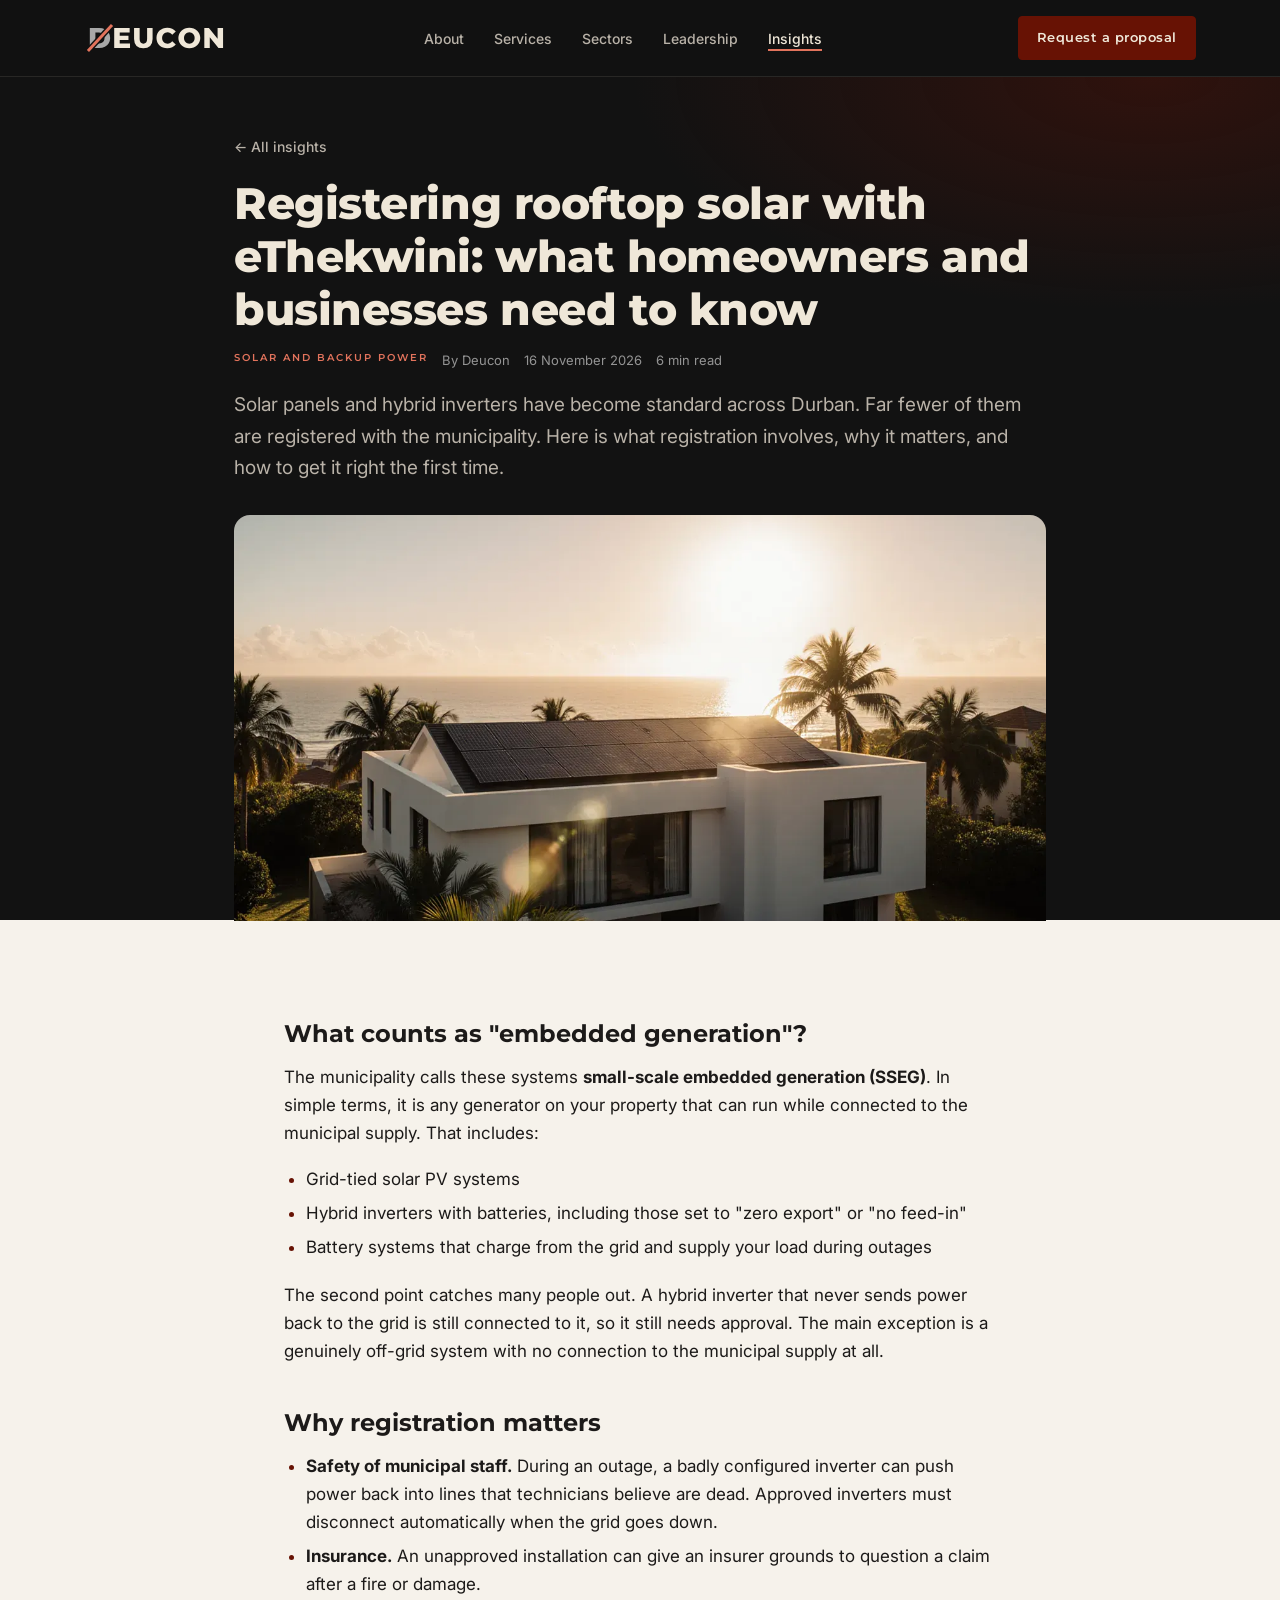
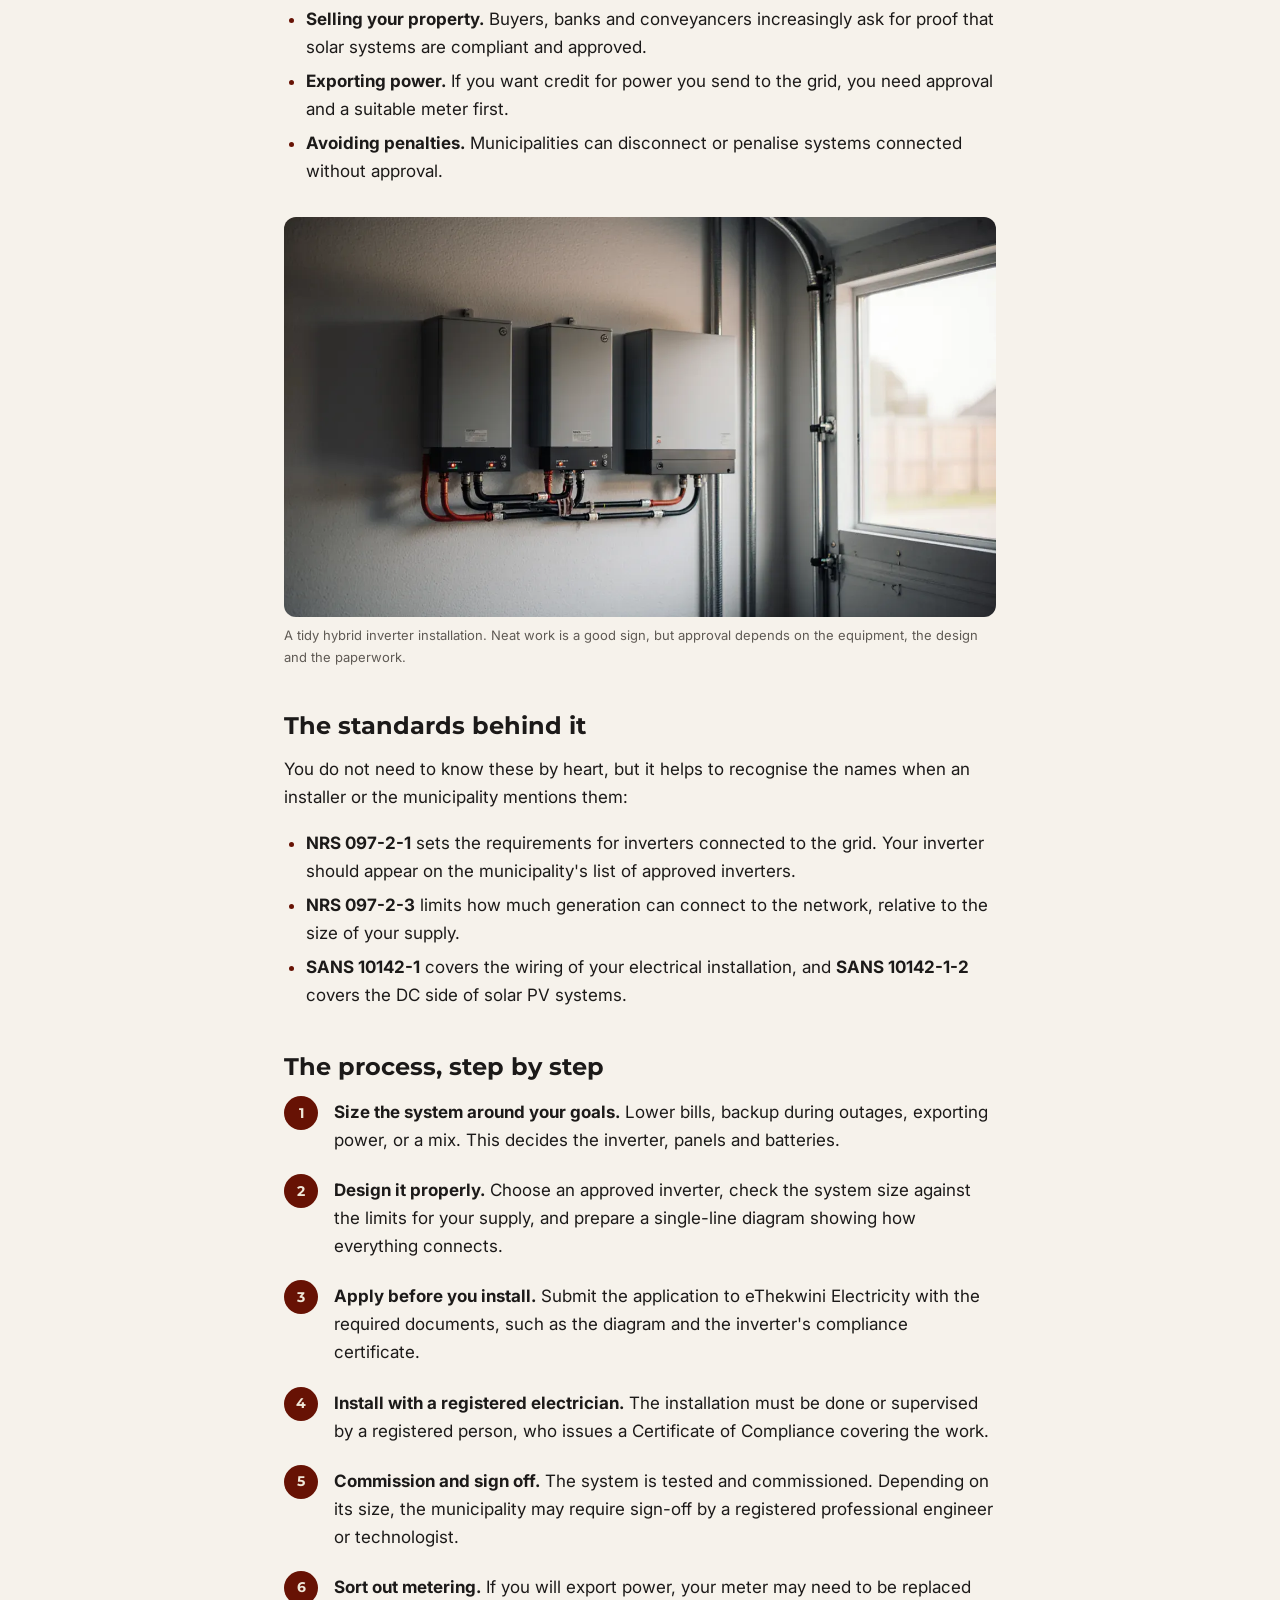
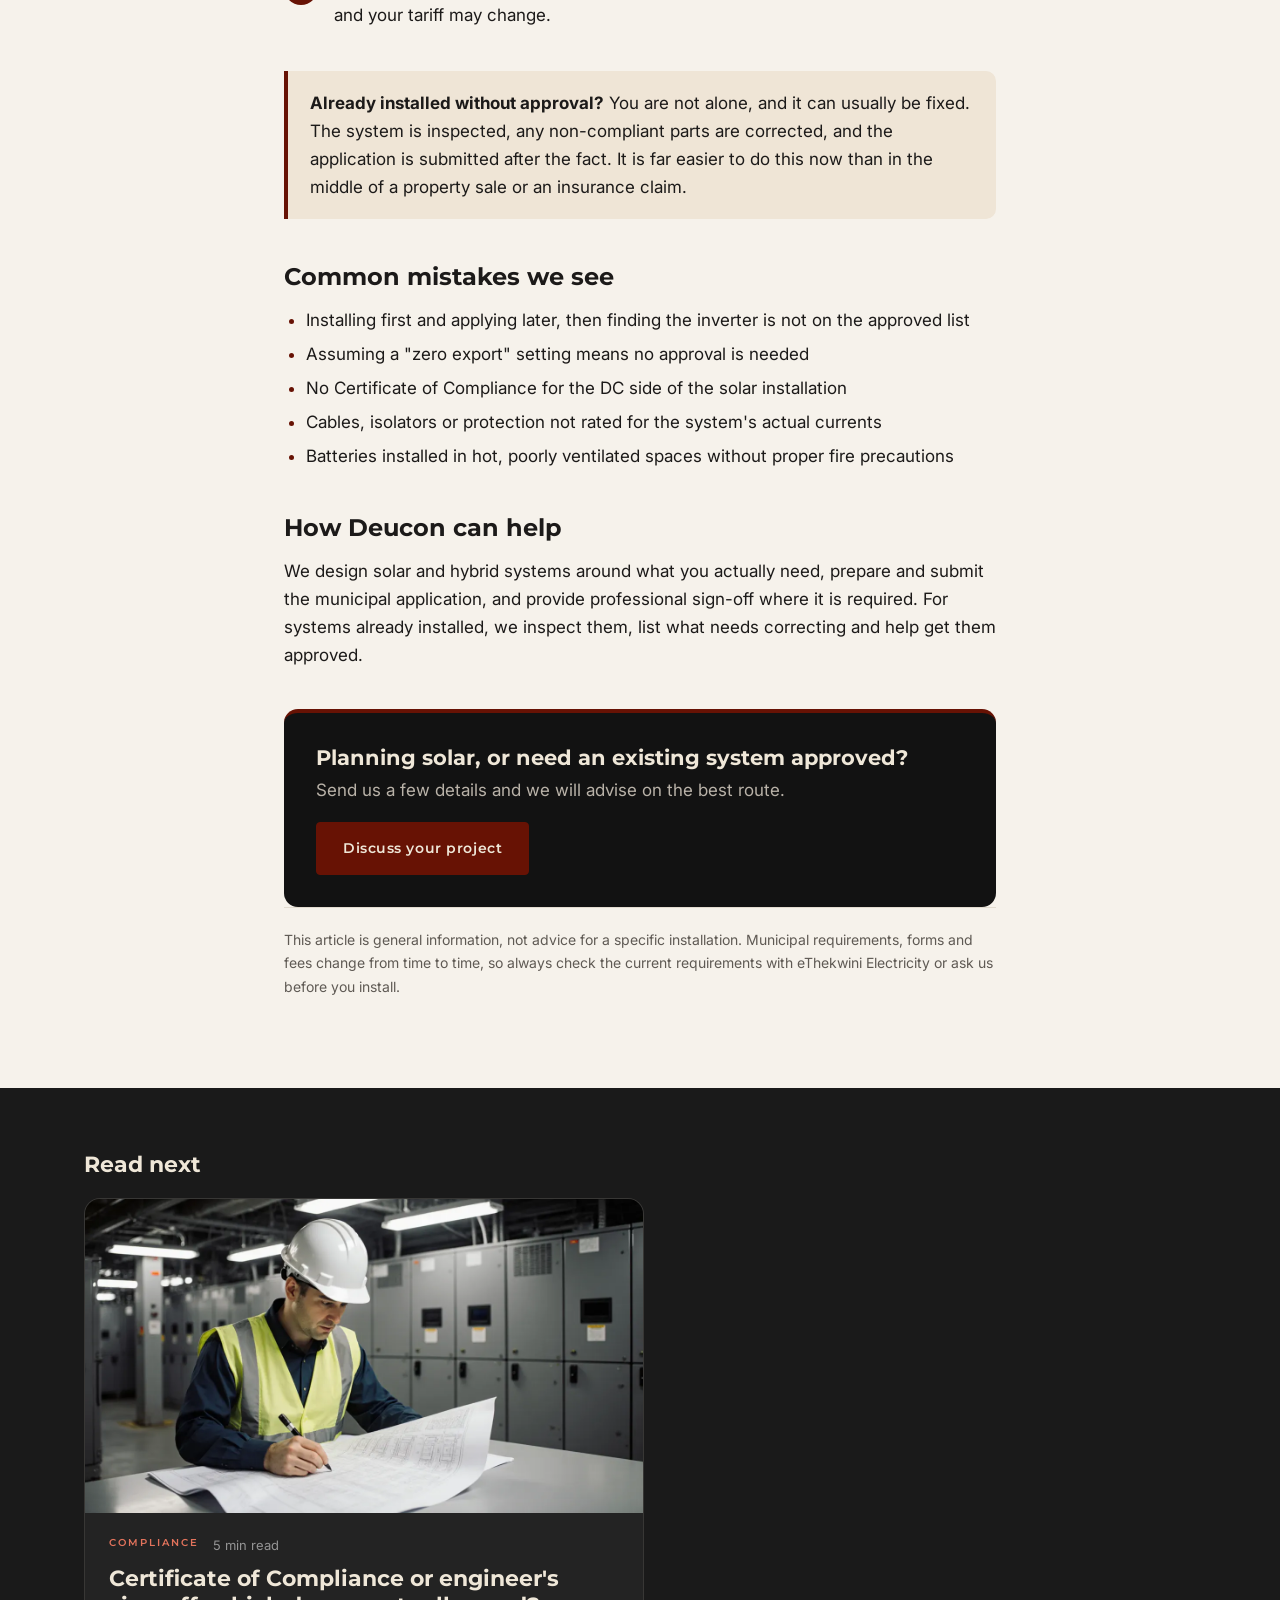
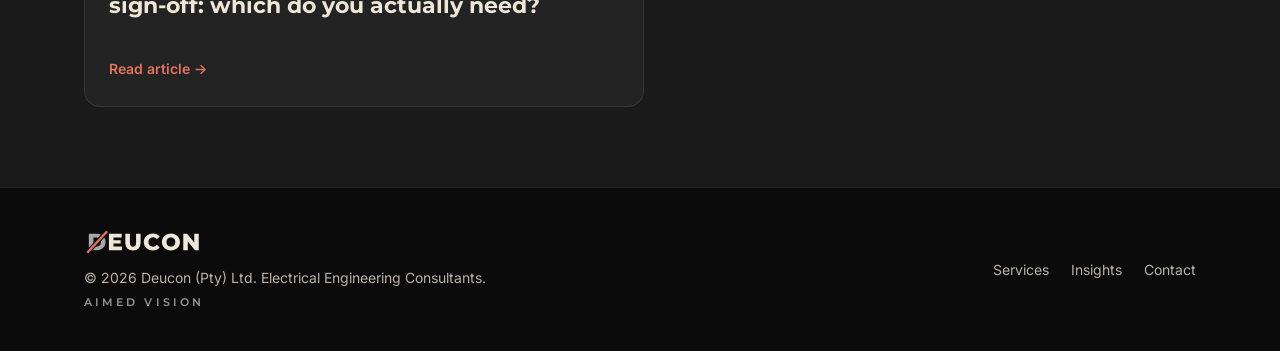
<file: insights/sseg-registration-ethekwini/index.html>
<!doctype html>
<!-- README: same strict rules as the main site. No em dash characters anywhere. -->
<html lang="en">
<head>
<meta charset="utf-8">
<meta name="viewport" content="width=device-width, initial-scale=1">
<title>Registering Rooftop Solar with eThekwini | Deucon Insights</title>
<meta name="description" content="A plain-language guide to registering a rooftop solar or hybrid inverter system with eThekwini Electricity: what counts as embedded generation, the standards involved and the steps to approval.">
<meta property="og:title" content="Registering rooftop solar with eThekwini: what you need to know">
<meta property="og:description" content="What counts as embedded generation, why registration matters and the steps to approval in Durban.">
<meta property="og:image" content="../../images/blog/sseg-hero.webp">
<meta property="og:type" content="article">
<link rel="icon" href="../../brand/logo/favicon.svg" type="image/svg+xml">
<link rel="icon" href="../../brand/logo/favicon.png" sizes="32x32" type="image/png">
<link rel="apple-touch-icon" href="../../brand/logo/apple-touch-icon.png">
<link rel="preconnect" href="https://fonts.googleapis.com">
<link rel="preconnect" href="https://fonts.gstatic.com" crossorigin>
<link href="https://fonts.googleapis.com/css2?family=Inter:wght@400;500;600&family=Montserrat:wght@500;600;700;800&display=swap" rel="stylesheet">
<link rel="stylesheet" href="../insights.css">
</head>
<body>

<header class="site">
  <div class="wrap nav" id="nav">
    <a href="../../" class="logo" aria-label="Deucon home"><img src="../../brand/logo/deucon-logo-on-dark.svg" alt="Deucon" width="150" height="38"></a>
    <ul class="nav-links">
      <li><a href="../../#about">About</a></li>
      <li><a href="../../#services">Services</a></li>
      <li><a href="../../#sectors">Sectors</a></li>
      <li><a href="../../#team">Leadership</a></li>
      <li><a href="../" aria-current="page">Insights</a></li>
    </ul>
    <a href="../../#contact" class="btn btn-primary">Request a proposal</a>
    <button class="menu-toggle" aria-label="Open menu" aria-expanded="false" id="menuBtn">
      <svg width="26" height="26" viewBox="0 0 24 24" fill="none" stroke="currentColor" stroke-width="2" stroke-linecap="round"><path d="M4 7h16M4 12h16M4 17h16"/></svg>
    </button>
  </div>
</header>

<main>
  <section class="article-hero">
    <div class="wrap">
      <a class="back" href="../">&larr; All insights</a>
      <h1>Registering rooftop solar with eThekwini: what homeowners and businesses need to know</h1>
      <div class="meta"><span class="cat">Solar and backup power</span><span>By Deucon</span><span>16 November 2026</span><span>6 min read</span></div>
      <p class="lede">Solar panels and hybrid inverters have become standard across Durban. Far fewer of them are registered with the municipality. Here is what registration involves, why it matters, and how to get it right the first time.</p>
      <img class="hero-img" src="../../images/blog/sseg-hero.webp" alt="Modern Durban home with rooftop solar panels at sunset, with the ocean in the distance" width="1280" height="720">
    </div>
  </section>

  <article class="post">
    <div class="content">

      <h2>What counts as "embedded generation"?</h2>
      <p>The municipality calls these systems <strong>small-scale embedded generation (SSEG)</strong>. In simple terms, it is any generator on your property that can run while connected to the municipal supply. That includes:</p>
      <ul>
        <li>Grid-tied solar PV systems</li>
        <li>Hybrid inverters with batteries, including those set to "zero export" or "no feed-in"</li>
        <li>Battery systems that charge from the grid and supply your load during outages</li>
      </ul>
      <p>The second point catches many people out. A hybrid inverter that never sends power back to the grid is still connected to it, so it still needs approval. The main exception is a genuinely off-grid system with no connection to the municipal supply at all.</p>

      <h2>Why registration matters</h2>
      <ul>
        <li><strong>Safety of municipal staff.</strong> During an outage, a badly configured inverter can push power back into lines that technicians believe are dead. Approved inverters must disconnect automatically when the grid goes down.</li>
        <li><strong>Insurance.</strong> An unapproved installation can give an insurer grounds to question a claim after a fire or damage.</li>
        <li><strong>Selling your property.</strong> Buyers, banks and conveyancers increasingly ask for proof that solar systems are compliant and approved.</li>
        <li><strong>Exporting power.</strong> If you want credit for power you send to the grid, you need approval and a suitable meter first.</li>
        <li><strong>Avoiding penalties.</strong> Municipalities can disconnect or penalise systems connected without approval.</li>
      </ul>

      <figure>
        <img src="../../images/blog/sseg-inverter.webp" alt="Hybrid inverter and battery units mounted neatly on a garage wall with tidy cabling" width="1280" height="720" loading="lazy">
        <figcaption>A tidy hybrid inverter installation. Neat work is a good sign, but approval depends on the equipment, the design and the paperwork.</figcaption>
      </figure>

      <h2>The standards behind it</h2>
      <p>You do not need to know these by heart, but it helps to recognise the names when an installer or the municipality mentions them:</p>
      <ul>
        <li><strong>NRS 097-2-1</strong> sets the requirements for inverters connected to the grid. Your inverter should appear on the municipality's list of approved inverters.</li>
        <li><strong>NRS 097-2-3</strong> limits how much generation can connect to the network, relative to the size of your supply.</li>
        <li><strong>SANS 10142-1</strong> covers the wiring of your electrical installation, and <strong>SANS 10142-1-2</strong> covers the DC side of solar PV systems.</li>
      </ul>

      <h2>The process, step by step</h2>
      <ol class="steps-list">
        <li><strong>Size the system around your goals.</strong> Lower bills, backup during outages, exporting power, or a mix. This decides the inverter, panels and batteries.</li>
        <li><strong>Design it properly.</strong> Choose an approved inverter, check the system size against the limits for your supply, and prepare a single-line diagram showing how everything connects.</li>
        <li><strong>Apply before you install.</strong> Submit the application to eThekwini Electricity with the required documents, such as the diagram and the inverter's compliance certificate.</li>
        <li><strong>Install with a registered electrician.</strong> The installation must be done or supervised by a registered person, who issues a Certificate of Compliance covering the work.</li>
        <li><strong>Commission and sign off.</strong> The system is tested and commissioned. Depending on its size, the municipality may require sign-off by a registered professional engineer or technologist.</li>
        <li><strong>Sort out metering.</strong> If you will export power, your meter may need to be replaced and your tariff may change.</li>
      </ol>

      <div class="callout">
        <p><strong>Already installed without approval?</strong> You are not alone, and it can usually be fixed. The system is inspected, any non-compliant parts are corrected, and the application is submitted after the fact. It is far easier to do this now than in the middle of a property sale or an insurance claim.</p>
      </div>

      <h2>Common mistakes we see</h2>
      <ul>
        <li>Installing first and applying later, then finding the inverter is not on the approved list</li>
        <li>Assuming a "zero export" setting means no approval is needed</li>
        <li>No Certificate of Compliance for the DC side of the solar installation</li>
        <li>Cables, isolators or protection not rated for the system's actual currents</li>
        <li>Batteries installed in hot, poorly ventilated spaces without proper fire precautions</li>
      </ul>

      <h2>How Deucon can help</h2>
      <p>We design solar and hybrid systems around what you actually need, prepare and submit the municipal application, and provide professional sign-off where it is required. For systems already installed, we inspect them, list what needs correcting and help get them approved.</p>

      <div class="cta-box">
        <div><h3>Planning solar, or need an existing system approved?</h3><p>Send us a few details and we will advise on the best route.</p></div>
        <a class="btn btn-primary" href="../../#contact">Discuss your project</a>
      </div>

      <p class="disclaimer">This article is general information, not advice for a specific installation. Municipal requirements, forms and fees change from time to time, so always check the current requirements with eThekwini Electricity or ask us before you install.</p>
    </div>
  </article>

  <section class="more">
    <div class="wrap">
      <h2>Read next</h2>
      <div class="posts">
        <a class="post-card" href="../coc-vs-engineer-sign-off/">
          <img src="../../images/blog/coc-engineer.webp" alt="" width="1280" height="720" loading="lazy">
          <div class="body">
            <div class="meta"><span class="cat">Compliance</span><span>5 min read</span></div>
            <h2>Certificate of Compliance or engineer's sign-off: which do you actually need?</h2>
            <span class="read">Read article &rarr;</span>
          </div>
        </a>
      </div>
    </div>
  </section>
</main>

<footer>
  <div class="wrap foot">
    <div>
      <img class="foot-logo" src="../../brand/logo/deucon-logo-on-dark.svg" alt="Deucon" width="118" height="30">
      &copy; <span id="year">2026</span> Deucon (Pty) Ltd. Electrical Engineering Consultants.
      <div class="slogan">Aimed Vision</div>
    </div>
    <nav><a href="../../#services">Services</a><a href="../">Insights</a><a href="../../#contact">Contact</a></nav>
  </div>
</footer>

<script>
  document.getElementById('year').textContent = new Date().getFullYear();
  const nav = document.getElementById('nav'), btn = document.getElementById('menuBtn');
  btn.addEventListener('click', () => btn.setAttribute('aria-expanded', nav.classList.toggle('open')));
</script>
</body>
</html>
</file>
<file: insights/insights.css>
/* Deucon Insights and privacy pages: shared styles.
   Brand (Gavin, Nov 2026): oxblood RGB 103,18,4 and grey RGB 110,110,110. Slogan: Aimed Vision.
   Same rules as the main site: no em dash characters anywhere. */
:root {
  --bg: #121212; --bg-2: #1a1a1a; --bg-3: #232323;
  --red: #671204; --red-hover: #821a08; --red-tint: #e2735c;
  --grey: #6e6e6e; --grey-text: #949494;
  --cream: #efe7d8; --muted-dark: #b9b2a8; --line-dark: rgba(239,231,216,.1);
  --paper: #f6f2eb; --ink-text: #1c1a19; --muted-light: #5f5a54; --line-light: #e2dbcf;
  --radius: 14px; --max: 1160px;
  --head: Montserrat, Inter, system-ui, sans-serif;
}
* { box-sizing: border-box; }
html { scroll-behavior: smooth; }
body { margin: 0; font-family: Inter, system-ui, -apple-system, "Segoe UI", sans-serif; color: var(--muted-dark); background: var(--bg); line-height: 1.65; -webkit-font-smoothing: antialiased; }
h1, h2, h3 { font-family: var(--head); font-weight: 700; line-height: 1.2; margin: 0; color: var(--cream); }
a { color: inherit; }
img { max-width: 100%; height: auto; display: block; }
.wrap { max-width: var(--max); margin: 0 auto; padding: 0 24px; }
.eyebrow { display: inline-flex; align-items: center; gap: 12px; font-family: var(--head); font-size: 12px; font-weight: 600; letter-spacing: .3em; text-transform: uppercase; color: var(--red-tint); }
.eyebrow::before { content: ""; width: 28px; height: 2px; background: var(--red-tint); transform: skewX(-35deg); }
.btn { display: inline-flex; align-items: center; gap: 8px; padding: 14px 26px; border-radius: 4px; font-family: var(--head); font-weight: 600; font-size: 14px; letter-spacing: .04em; text-decoration: none; border: 1px solid transparent; transition: transform .15s ease, background .15s ease; }
.btn:hover { transform: translateY(-1px); }
.btn-primary { background: var(--red); border-color: var(--red); color: var(--cream); }
.btn-primary:hover { background: var(--red-hover); border-color: var(--red-hover); }

/* Header */
header.site { position: sticky; top: 0; z-index: 50; background: rgba(18,18,18,.9); backdrop-filter: blur(10px); border-bottom: 1px solid var(--line-dark); }
.nav { display: flex; align-items: center; justify-content: space-between; height: 76px; }
.logo img { height: 34px; width: auto; }
.nav-links { display: flex; gap: 30px; list-style: none; margin: 0; padding: 0; }
.nav-links a { color: var(--muted-dark); text-decoration: none; font-size: 14px; font-weight: 500; }
.nav-links a:hover, .nav-links a[aria-current="page"] { color: var(--cream); }
.nav-links a[aria-current="page"] { box-shadow: inset 0 -2px 0 var(--red-tint); padding-bottom: 4px; }
.nav .btn { padding: 10px 18px; font-size: 13px; }
.menu-toggle { display: none; background: none; border: 0; color: var(--cream); padding: 8px; cursor: pointer; }

/* Index hero */
.page-hero { background: radial-gradient(900px 400px at 85% 0%, rgba(103,18,4,.4) 0%, transparent 65%), var(--bg); padding: 84px 0 76px; border-bottom: 1px solid var(--line-dark); }
.page-hero h1 { font-size: clamp(32px, 4.4vw, 52px); font-weight: 800; margin: 18px 0 14px; letter-spacing: -.01em; }
.page-hero p { color: var(--muted-dark); font-size: 18px; max-width: 620px; margin: 0; }

/* Post cards (dark) */
.posts { display: grid; grid-template-columns: repeat(auto-fill, minmax(320px, 1fr)); gap: 22px; padding: 64px 0 96px; }
.post-card { background: var(--bg-3); border: 1px solid var(--line-dark); border-radius: 16px; overflow: hidden; text-decoration: none; display: flex; flex-direction: column; transition: transform .2s ease, box-shadow .2s ease, border-color .2s ease; }
.post-card:hover { transform: translateY(-3px); border-color: rgba(226,115,92,.45); box-shadow: 0 18px 40px -22px rgba(0,0,0,.8); }
.post-card img { aspect-ratio: 16/9; object-fit: cover; width: 100%; }
.post-card .body { padding: 22px 24px 26px; display: flex; flex-direction: column; gap: 10px; flex: 1; }
.post-card h2 { font-size: 19px; }
.post-card p { color: var(--muted-dark); margin: 0; font-size: 15px; }
.post-card .read { margin-top: auto; padding-top: 8px; font-weight: 600; color: var(--red-tint); font-size: 14px; }
.meta { display: flex; flex-wrap: wrap; gap: 8px 14px; font-size: 13px; color: var(--grey-text); }
.meta .cat { color: var(--red-tint); font-family: var(--head); font-weight: 600; text-transform: uppercase; letter-spacing: .2em; font-size: 10px; }

/* Article */
.article-hero { background: radial-gradient(800px 360px at 90% 0%, rgba(103,18,4,.35), transparent 65%), var(--bg); padding: 56px 0 0; }
.article-hero .wrap { max-width: 860px; }
.article-hero .back { color: var(--muted-dark); text-decoration: none; font-size: 14px; font-weight: 500; }
.article-hero .back:hover { color: var(--cream); }
.article-hero h1 { font-size: clamp(28px, 4vw, 44px); font-weight: 800; margin: 18px 0 14px; letter-spacing: -.01em; }
.article-hero .lede { color: var(--muted-dark); font-size: 19px; margin: 18px 0 32px; }
.hero-img { border-radius: 16px 16px 0 0; aspect-ratio: 16/8; object-fit: cover; width: 100%; margin-bottom: -1px; }

/* Article body stays light for comfortable reading */
article.post { background: var(--paper); color: var(--ink-text); }
article.post .content { max-width: 760px; margin: 0 auto; padding: 56px 24px 72px; font-size: 17px; }
.content h2, .content h3 { color: var(--ink-text); }
.content h2 { font-size: 24px; margin: 44px 0 14px; }
.content h3 { font-size: 19px; margin: 30px 0 10px; }
.content p { margin: 0 0 18px; }
.content a { color: var(--red); font-weight: 600; }
.content ul, .content ol { margin: 0 0 20px; padding-left: 22px; }
.content li { margin: 6px 0; }
.content li::marker { color: var(--red); font-weight: 700; }
.content strong { color: var(--ink-text); }
.content figure { margin: 32px 0; }
.content figure img { border-radius: 12px; aspect-ratio: 16/9; object-fit: cover; width: 100%; }
.content figure.inset { max-width: 480px; }
.content figcaption { font-size: 13px; color: var(--muted-light); margin-top: 8px; }
.callout { border-left: 4px solid var(--red); background: #efe5d6; padding: 18px 22px; border-radius: 0 10px 10px 0; margin: 28px 0; }
.callout p:last-child { margin: 0; }
.steps-list { counter-reset: s; list-style: none; padding: 0 !important; }
.steps-list > li { counter-increment: s; position: relative; padding: 2px 0 14px 50px; margin: 0 0 6px; }
.steps-list > li::before { content: counter(s); position: absolute; left: 0; top: 0; width: 34px; height: 34px; border-radius: 50%; background: var(--red); color: var(--cream); font-family: var(--head); font-weight: 700; display: grid; place-items: center; font-size: 14px; }
.compare { width: 100%; border-collapse: collapse; margin: 24px 0 28px; font-size: 15px; }
.compare th, .compare td { text-align: left; padding: 12px 14px; border-bottom: 1px solid var(--line-light); vertical-align: top; }
.compare thead th { background: var(--bg); color: var(--cream); font-family: var(--head); font-weight: 600; }
.compare thead th:first-child { border-radius: 8px 0 0 0; }
.compare thead th:last-child { border-radius: 0 8px 0 0; }
.compare tbody th { color: var(--ink-text); font-weight: 600; width: 26%; }
.table-scroll { overflow-x: auto; }
.disclaimer { font-size: 14px; color: var(--muted-light); border-top: 1px solid var(--line-light); padding-top: 20px; margin-top: 40px; }
.cta-box { background: var(--bg); color: var(--muted-dark); border-radius: 14px; border-top: 4px solid var(--red); padding: 32px; margin-top: 40px; display: flex; flex-wrap: wrap; align-items: center; justify-content: space-between; gap: 18px; }
.cta-box h3 { color: var(--cream); font-size: 21px; margin: 0 0 6px; }
.cta-box p { margin: 0; }
.cta-box .btn { color: var(--cream); font-weight: 600; }
.more { background: var(--bg-2); padding: 64px 0 80px; }
.more h2 { font-size: 22px; margin-bottom: 20px; }
.more .posts { padding: 0; grid-template-columns: 1fr; max-width: 560px; }

footer { background: #0b0b0b; color: var(--muted-dark); padding: 40px 0; font-size: 14px; border-top: 1px solid var(--line-dark); }
.foot { display: flex; flex-wrap: wrap; justify-content: space-between; gap: 18px; align-items: center; }
.foot-logo { height: 28px; width: auto; margin-bottom: 10px; }
.foot .slogan { font-family: var(--head); font-size: 11px; font-weight: 600; letter-spacing: .28em; text-transform: uppercase; color: var(--grey-text); margin-top: 4px; }
.foot nav { display: flex; flex-wrap: wrap; gap: 22px; }
.foot a { text-decoration: none; color: var(--muted-dark); }
.foot a:hover { color: var(--cream); }

@media (max-width: 980px) {
  .nav-links { gap: 18px; }
  .nav .btn { padding: 9px 14px; font-size: 12px; }
}
@media (max-width: 760px) {
  .nav-links, .nav .btn { display: none; }
  .menu-toggle { display: block; }
  .nav.open .nav-links { display: flex; flex-direction: column; gap: 0; position: absolute; top: 76px; left: 0; right: 0; background: var(--bg); padding: 8px 24px 20px; border-bottom: 1px solid var(--line-dark); }
  .nav.open .nav-links a { display: block; padding: 14px 0; border-bottom: 1px solid var(--line-dark); box-shadow: none; }
  .posts { grid-template-columns: 1fr; }
}
@media (max-width: 640px) {
  .wrap { padding: 0 16px; }
  article.post .content { padding: 40px 16px 56px; font-size: 16px; }
  .hero-img { aspect-ratio: 4/3; }
  .cta-box { padding: 24px; }
}
@media (prefers-reduced-motion: reduce) { html { scroll-behavior: auto; } .post-card, .btn { transition: none; } }
</file>
